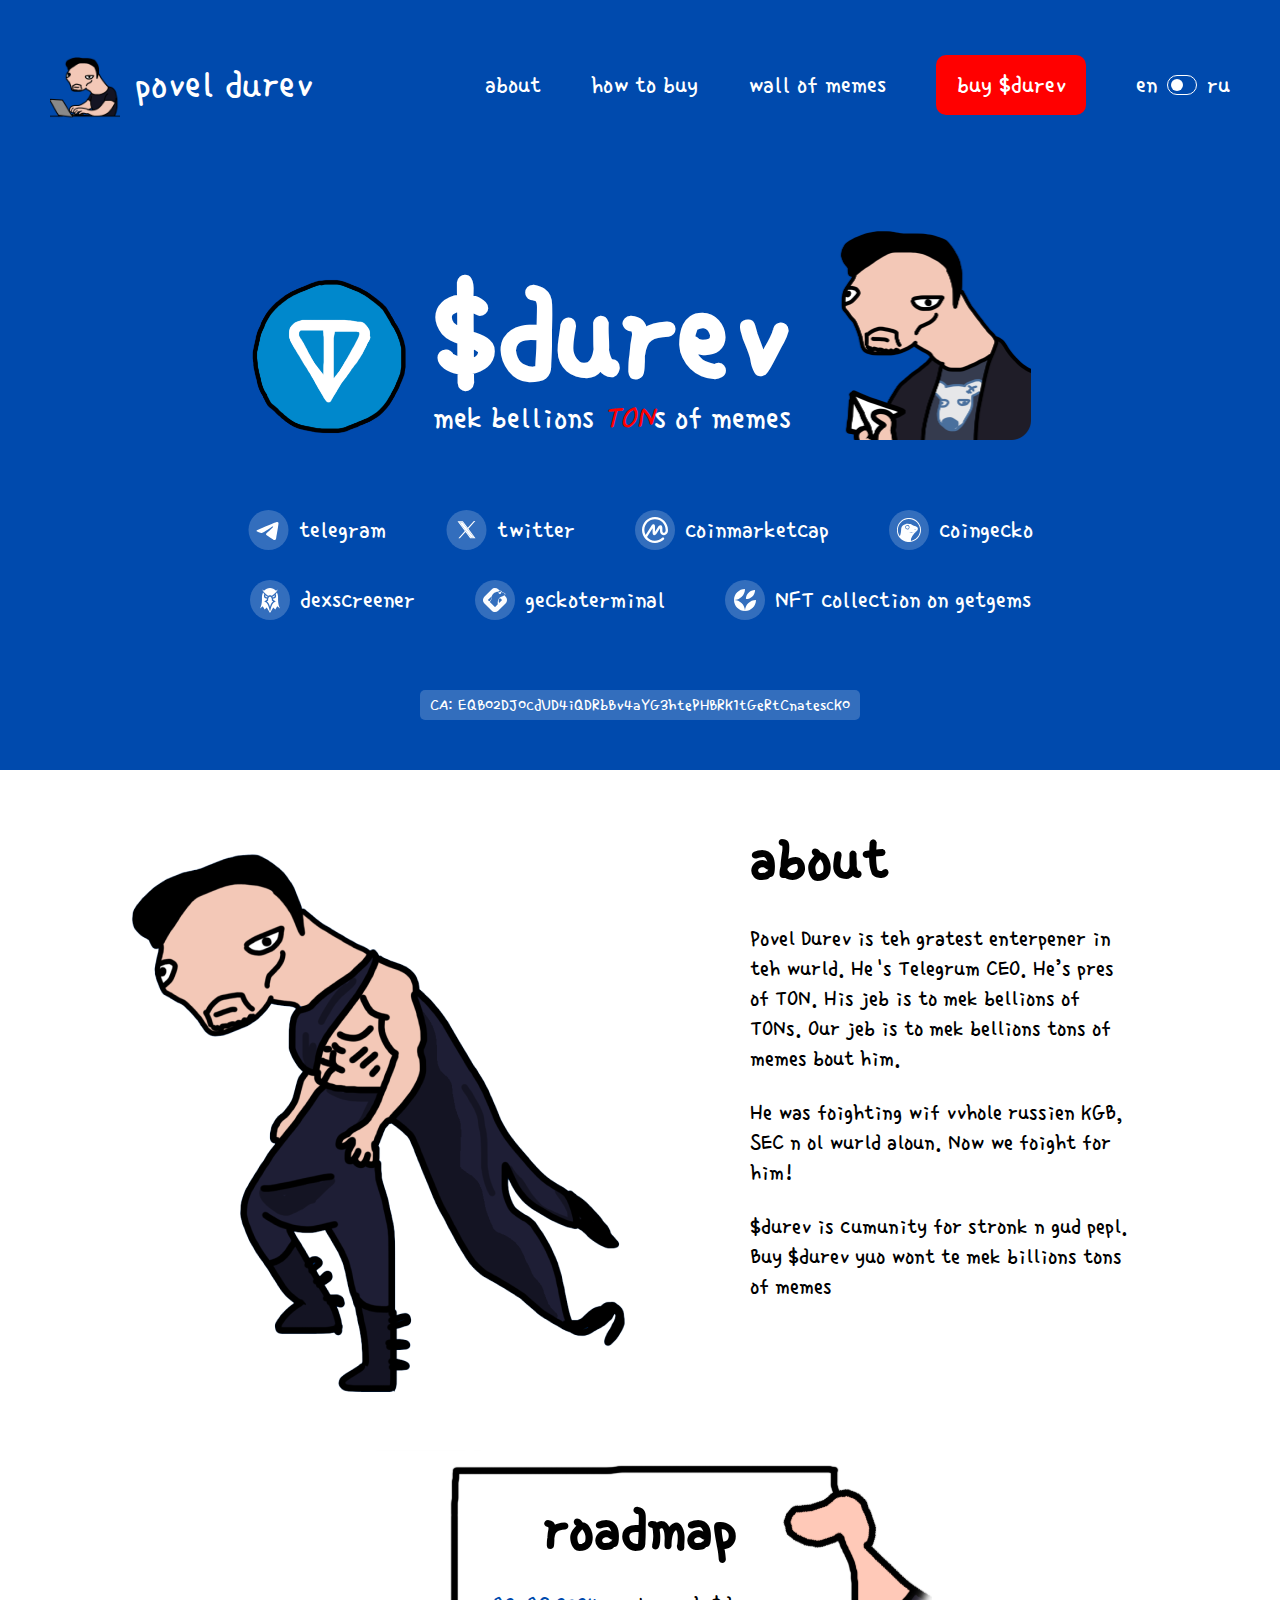
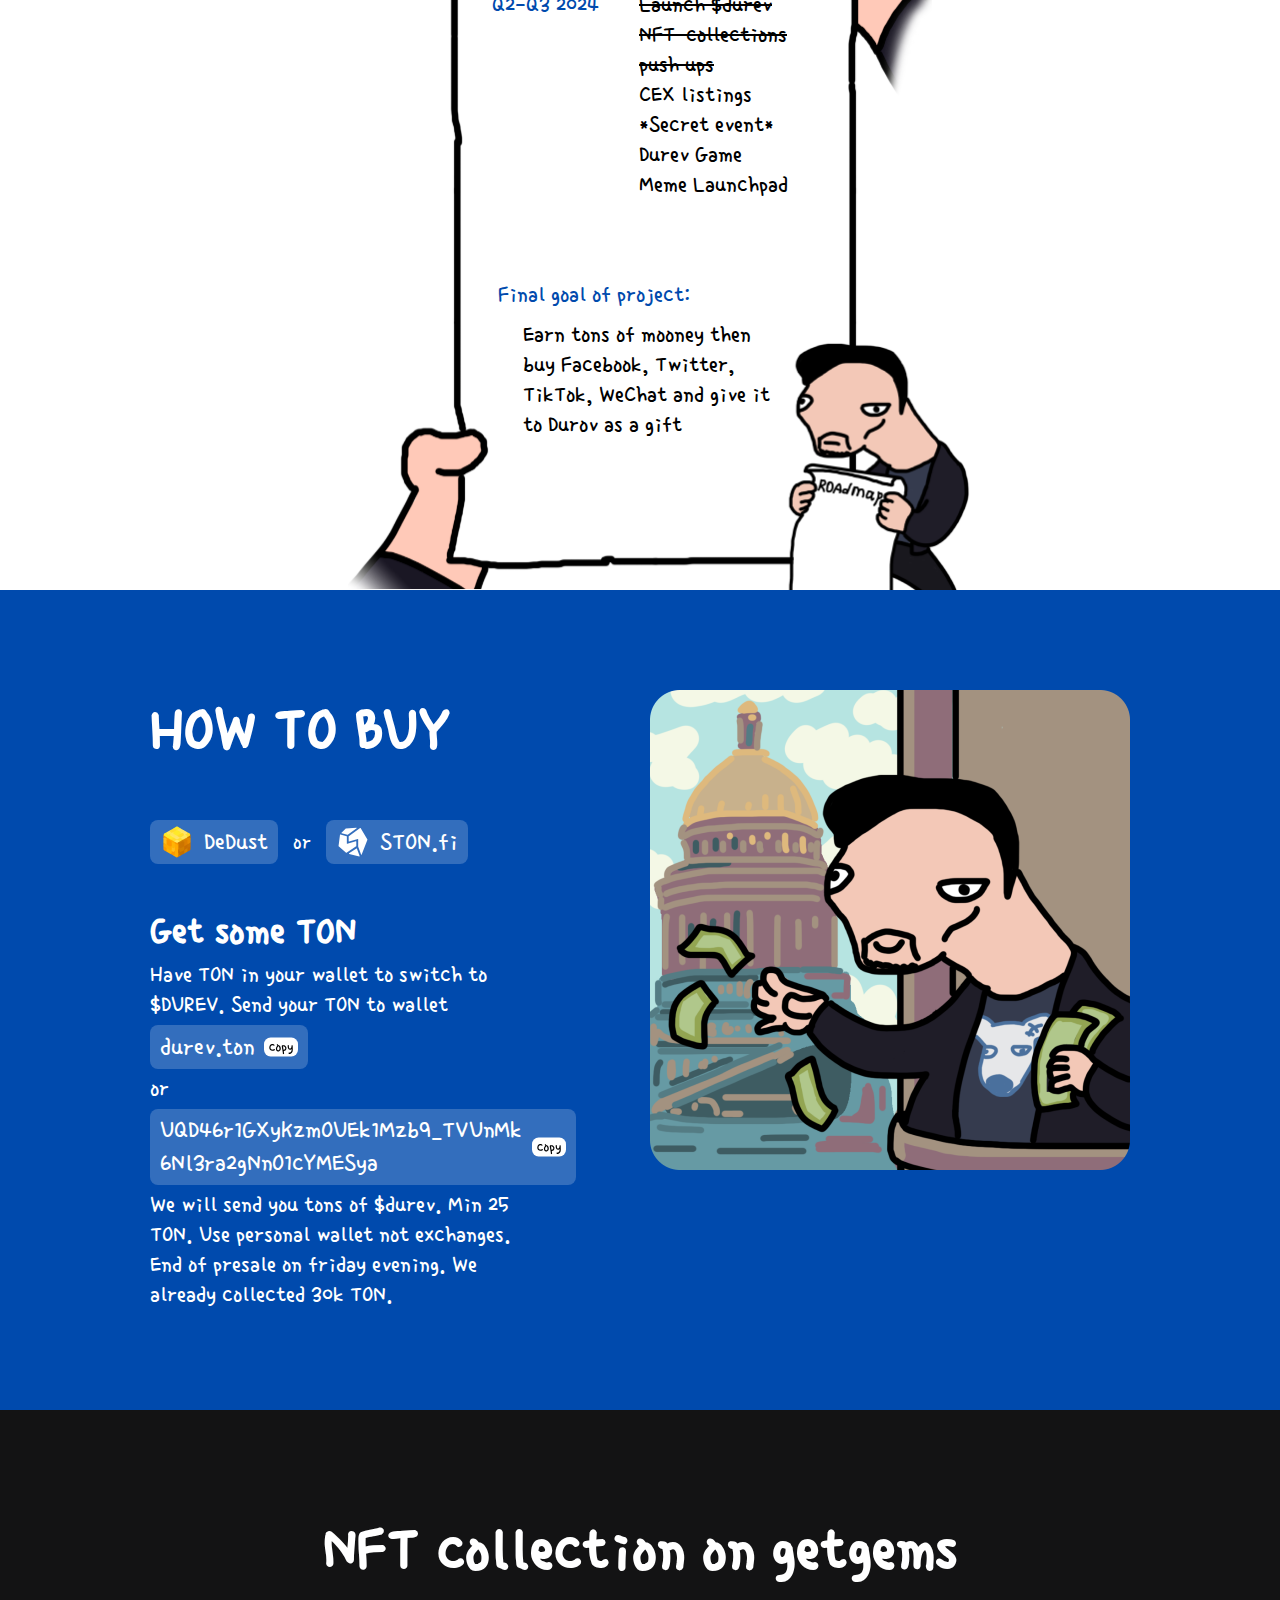
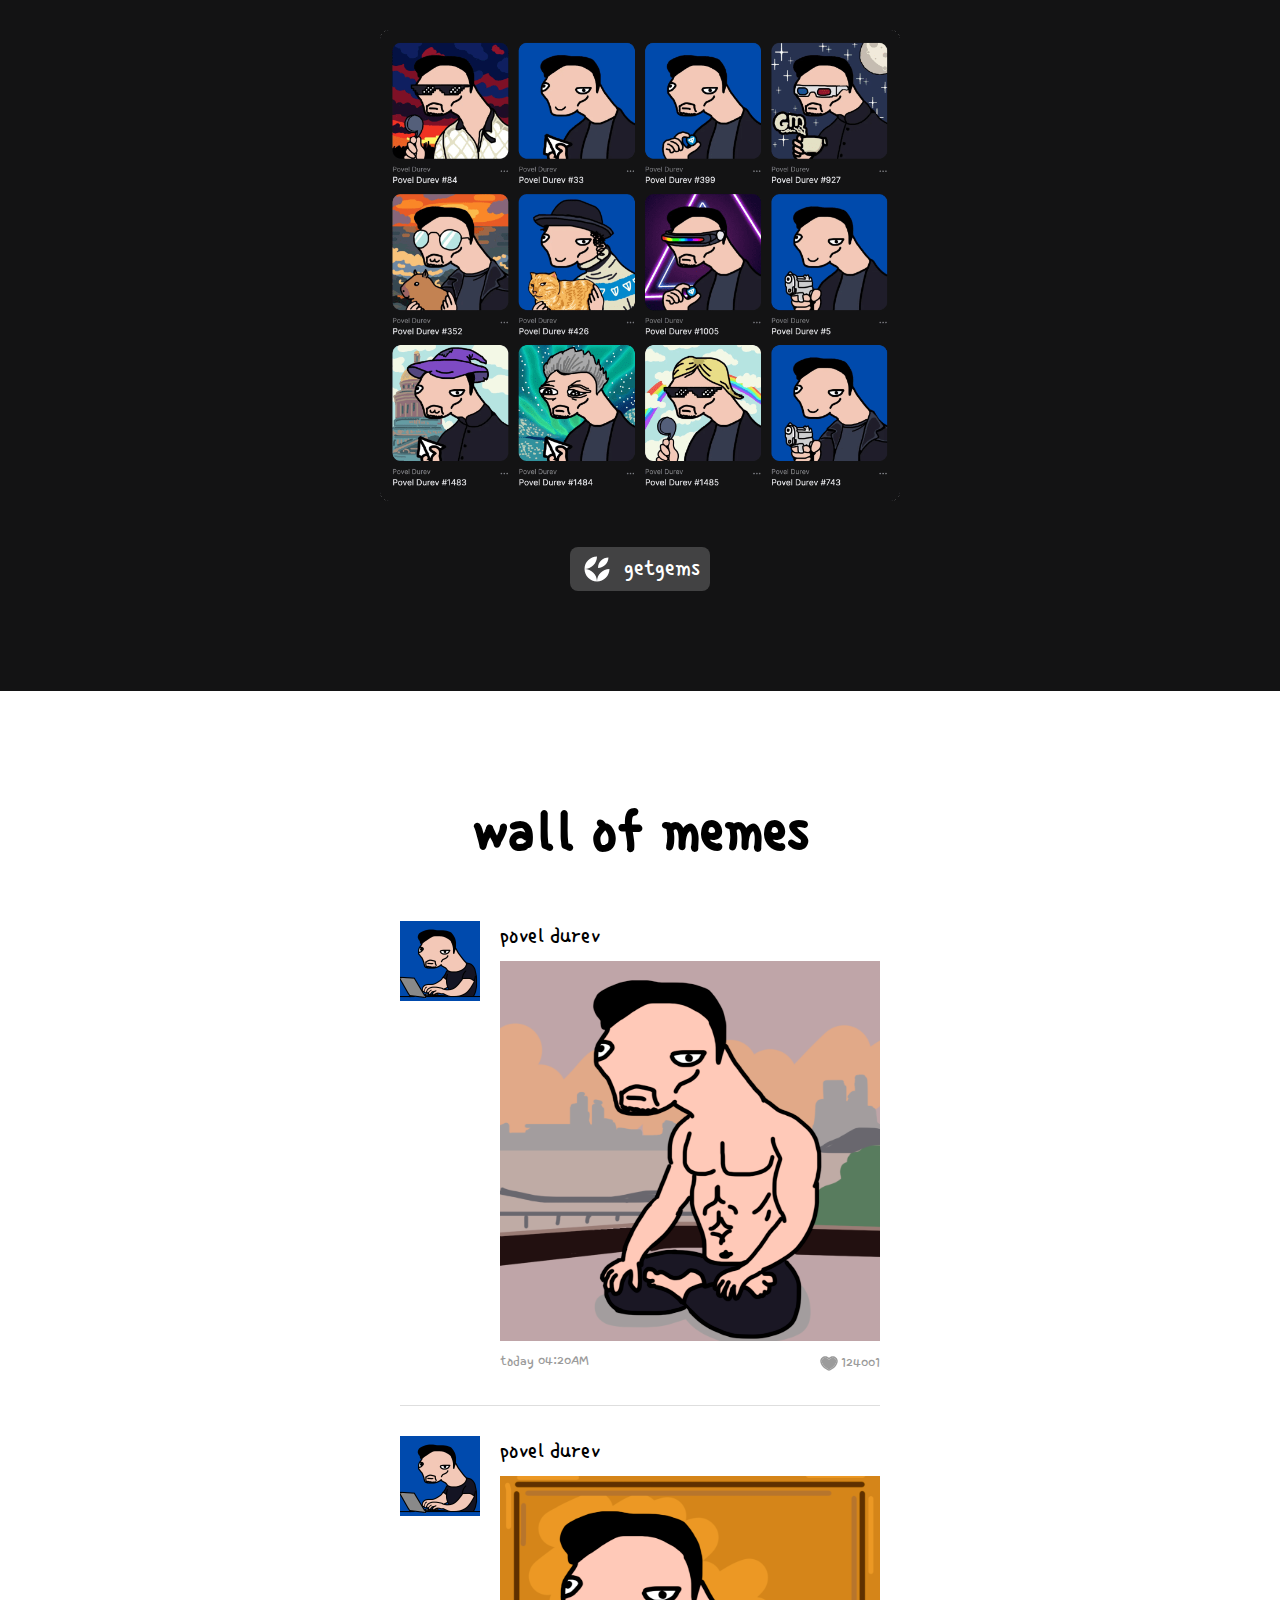
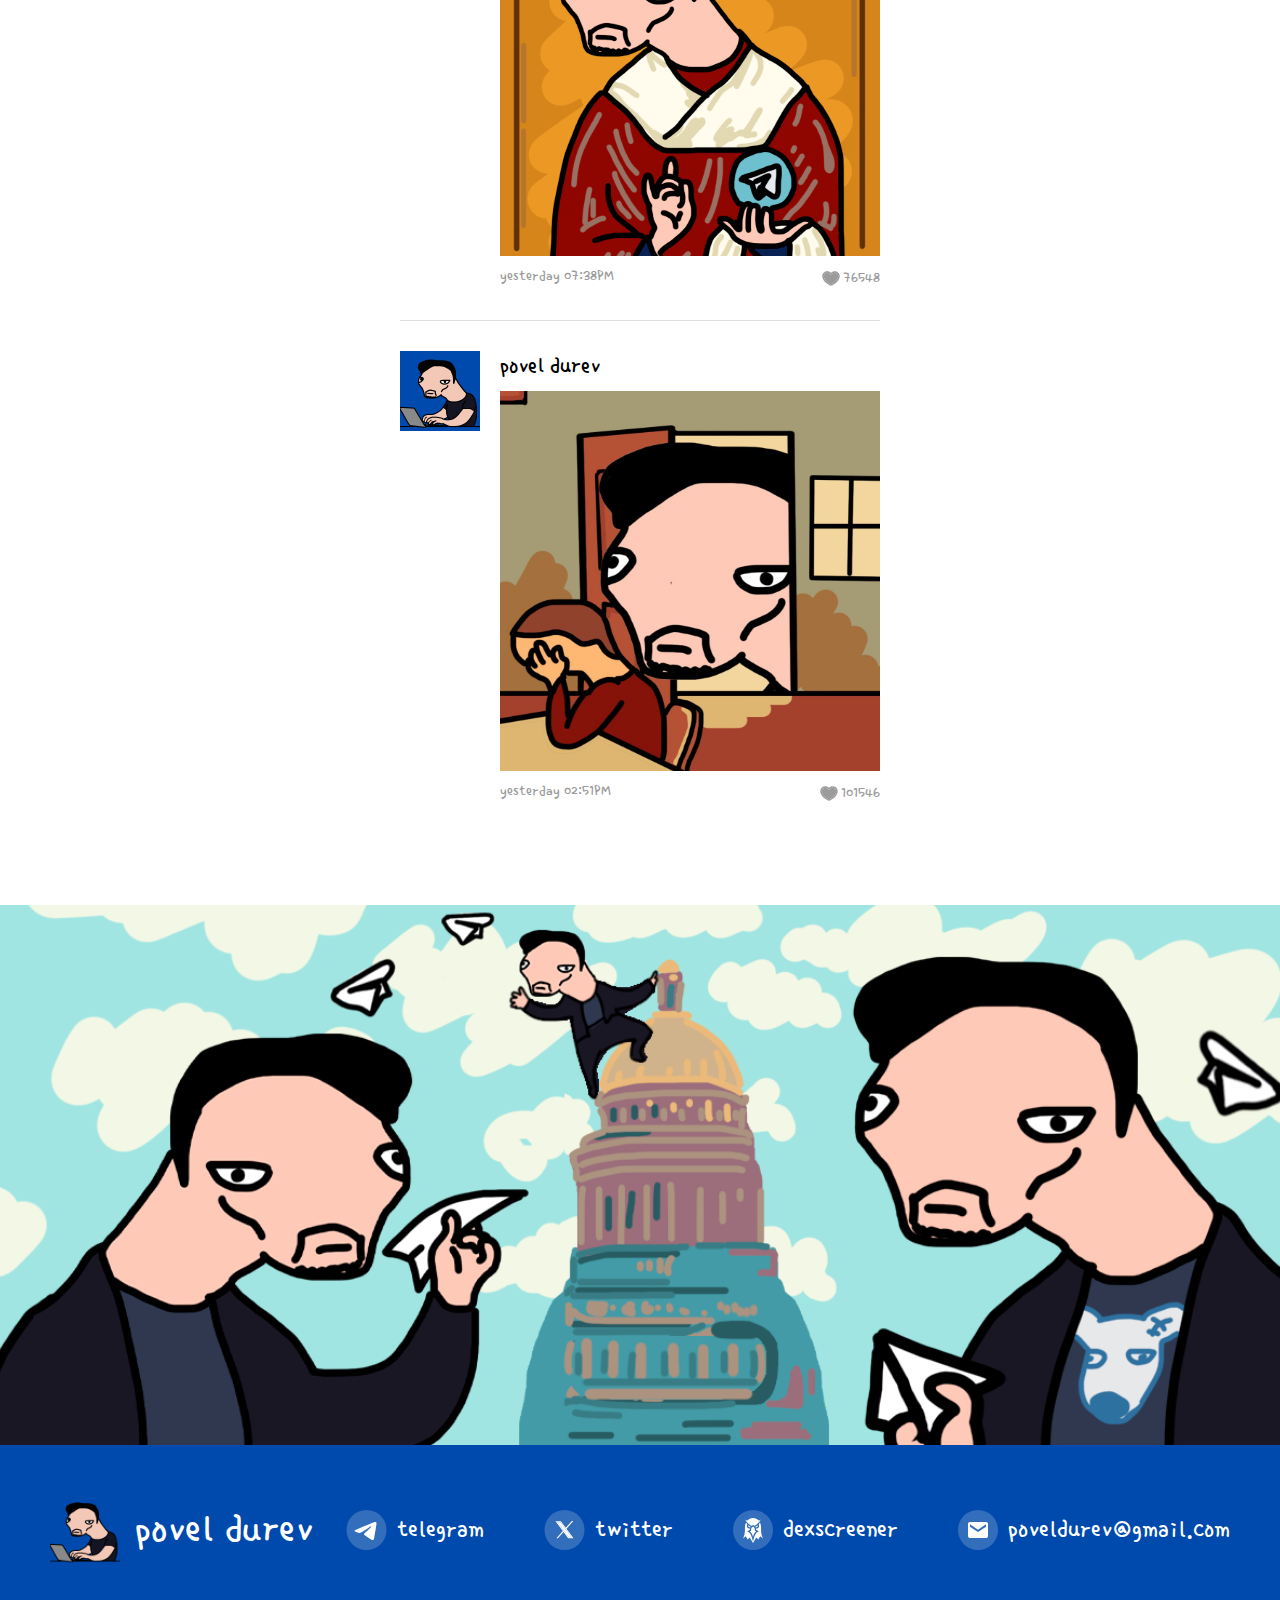
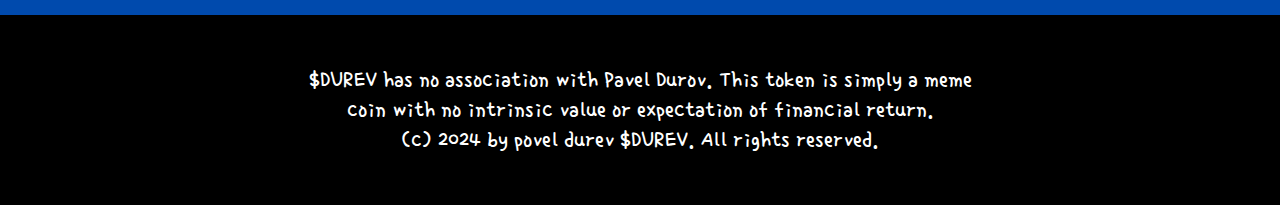
<file: povel durev/main/index.html>
<!DOCTYPE html>
<html lang="en">
<head>
    <title>Povel Durev — TON memecoin about Pavel Durov</title>
    <meta property="og:title" content="Povel Durev — TON memecoin about Pavel Durov"/>
    
    <meta name="description" content="Mek billions TONs of memes bout Povel Durev $durev">
	<meta property="og:description" content="Mek billions TONs of memes bout Povel Durev $durev"/>

	

    <meta charset="UTF-8">
	<meta name="viewport" content="width=device-width, user-scalable=no, initial-scale=1.0, maximum-scale=1.0, minimum-scale=1.0">

    <link rel="icon" href="favicon.ico">
    <link rel="stylesheet" type="text/css" href="index.css">

    <link rel="preconnect" href="https://fonts.googleapis.com">
    <link rel="preconnect" href="https://fonts.gstatic.com" crossorigin>
    <link href="https://fonts.googleapis.com/css2?family=Single+Day&display=swap" rel="stylesheet">
</head>
<body>
    <section class="hero">
        <div class="hero-wrap">
            <div class="hero-menu">
                <div class="logo">
                    <img src="images/durev-logo.png" alt="">
                    <span>povel durev</span>
                </div>
                <div class="menu-links">
                    <a href="#about">about</a>
                    <a href="#howtobuy">how to buy</a>
                    <a href="#wallofmemes">wall of memes</a>
                    <a href="#howtobuy" class="button-buy">buy $durev</a>
                    <a href="/ru/ru.html" class="menu-lang-toggle">
                        <span>en</span>
                        <img src="images/icon-lang-toggle.svg" alt="">
                        <span>ru</span>
                    </a>
                </div>
            </div>
            <div class="hero-content">
                <div class="hero-content-info">
                    <img class="hero-ton" src="images/asset-ton.png" alt="">
                    <div class="hero-content-info-wrap">
                        <h1>$durev</h1>
                        <span>mek bellions <i>TON</i>s of memes</span>
                    </div>
                </div>
                <img class="hero-pd" src="images/asset-pdpaper.png" alt="">
            </div>
            <div class="hero-soc">
                <a href="" target="_blank" class="hero-soc-item"><img src="images/icon-soc-tg.svg" alt=""> telegram</a>
                <a href="" target="_blank" class="hero-soc-item"><img src="images/icon-soc-tw.svg" alt=""> twitter</a>
                <a href="" target="_blank" class="hero-soc-item"><img src="images/icon-soc-cmc.svg" alt=""> coinmarketcap</a>
                <a href="" target="_blank" class="hero-soc-item"><img src="images/icon-soc-coingecko.svg" alt=""> coingecko</a>
                <a href="" target="_blank" class="hero-soc-item"><img src="images/icon-soc-dexscreener.svg" alt=""> dexscreener</a>
                <a href="" target="_blank" class="hero-soc-item"><img src="images/icon-soc-geckoterminal.svg" alt=""> geckoterminal</a>
                <a href="" target="_blank" class="hero-soc-item"><img src="images/icon-soc-getgems.svg" alt=""> NFT collection on getgems</a>
            </div>
            <div class="hero-ca">CA: EQB02DJ0cdUD4iQDRbBv4aYG3htePHBRK1tGeRtCnatescK0</div>
        </div>
    </section>
    <section class="about s-bg-wh" id="about">
        <div class="wrap">
            <img class="grid-adapt" src="images/asset-pdhero.png" alt="">
            <div class="about-content grid-adapt">
                <h2>about</h2>
                <p>Povel Durev is teh gratest enterpener in teh wurld. He's Telegrum CEO. He’s pres of TON. His jeb is to mek bellions of TONs. Our jeb is to mek bellions tons of memes bout him.</p>
                <p>He was foighting wif vvhole russien KGB, SEC n ol wurld aloun. Now we foight for him!</p>
                <p>$durev is cumunity for stronk n gud pepl. Buy $durev yuo wont te mek billions tons of memes</p>
            </div>
        </div>
    </section>
    <section class="roadmap s-bg-wh">
        <div class="wrap">
            <h2>roadmap</h2>
            <div class="roadmap-content">
                <div class="roadmap-content-title">Q2-Q3 2024</div>
                <div class="roadmap-content-list">
                    <ul>
                        <li class="roadmap-content-list-marked">Launch $durev</li>
                        <li class="roadmap-content-list-marked">NFT-collections</li>
                        <li class="roadmap-content-list-marked">push ups</li>
                        <li>CEX listings</li>
                        <li>*Secret event*</li>
                        <li>Durev Game</li>
                        <li>Meme Launchpad</li>
                    </ul>
                </div>
            </div>
            <div class="roadmap-goal">
                <div class="roadmap-content-title">Final goal of project:</div>
                <p>Earn tons of mooney then buy Facebook, Twitter, TikTok, WeChat and give it to Durov as a gift</p>
            </div>
            <img src="images/roadmap-durev.png" class="roadmap-durev-art" alt="">
        </div>
    </section>
    <section class="howtobuy" id="howtobuy">
        <div class="wrap">
            <div class="howtobuy-content grid-adapt">
                <h2>HOW TO BUY</h2>

                <div class="howtobuy-links">
                    <a href="#" target="_blank" class="howtobuy-links-item"><img src="images/DeDust.svg" alt="">DeDust</a>
                    or
                    <a href="https://app.ston.fi/swap?chartVisible=false&chartInterval=1w&ft=TON&tt=EQB02DJ0cdUD4iQDRbBv4aYG3htePHBRK1tGeRtCnatescK0" target="_blank" class="howtobuy-links-item"><img src="images/Stonfi.svg" alt="">STON.fi</a>
                </div>

                <h3>Get some TON</h3>
                <p>Have TON in your wallet to switch to $DUREV. Send your TON to wallet</p>

                <div class="howtobuy-links-2">
                    <a href="#" target="_blank" class="howtobuy-links-item"><span>durev.ton</span><img src="images/Copy.svg" alt=""></a>
				</div>
				<p>or</p>

                <div class="howtobuy-links-2">
                    <a href="#" target="_blank" class="howtobuy-links-item"><span>UQD46r1GXyKzmOUEk1Mzb9_TVUnMk<br/>6Nl3ra2gNnO1cYMESya</span><img src="images/Copy.svg" alt=""></a>
				</div>
                <p>We will send you tons of $durev. Min 25 TON. Use personal wallet not exchanges. End of presale on friday evening. We already collected 30k TON.</p>
            </div>
            <img class="grid-adapt" src="images/asset-pdmoney.png" alt="">
        </div>
    </section>
    <section class="getgems" id="getgems">
        <div class="wrap">
            <h2>NFT collection on getgems</h2>
            <a href="https://getgems.io/collection/EQAzlVUwnQKBSJeyyP-733Xp44tnZDg_b_dzMqZEO-z58yeC" target="_blank" class="getgems-img"><img src="images/durev-gg.png" alt="durev getgems"></a>
            <a href="https://getgems.io/collection/EQAzlVUwnQKBSJeyyP-733Xp44tnZDg_b_dzMqZEO-z58yeC" target="_blank" class="howtobuy-links-item"><img src="images/getgems-trans.svg" alt="">getgems</a>
        </div>
    </section>
    <section class="wallofmemes s-bg-wh" id="wallofmemes">
        <h2>wall of memes</h2>

        <div class="wallofmemes-posts">

            <div class="memecard">
                <img class="memecard-ava" src="images/durev-logo.png" alt="">
                <div class="memecard-content">
                    <span class="meme-card-auth">povel durev</span>
                    <img src="images/meme-1.svg" alt="">
                    <div class="memecard-content-meta">
                        <span>today 04:20AM</span>
                        <div class="memecard-content-meta-like"> <img src="images/icon-like.svg" alt="">124001</div>
                    </div>
                </div>
            </div>

            <hr>

            <div class="memecard">
                <img class="memecard-ava" src="images/durev-logo.png" alt="">
                <div class="memecard-content">
                    <span class="meme-card-auth">povel durev</span>
                    <img src="images/meme-2.svg" alt="">
                    <div class="memecard-content-meta">
                        <span>yesterday 07:38PM</span>
                        <div class="memecard-content-meta-like"> <img src="images/icon-like.svg" alt="">76548</div>
                    </div>
                </div>
            </div>

            <hr>

            <div class="memecard">
                <img class="memecard-ava" src="images/durev-logo.png" alt="">
                <div class="memecard-content">
                    <span class="meme-card-auth">povel durev</span>
                    <img src="images/meme-3.svg" alt="">
                    <div class="memecard-content-meta">
                        <span>yesterday 02:51PM</span>
                        <div class="memecard-content-meta-like"> <img src="images/icon-like.svg" alt="">101546</div>
                    </div>
                </div>
            </div>

            
        </div>
    </section>
    <section class="collage"></section>
    <section class="prefooter">
        <div class="prefooter-wrap">
            <div class="logo">
                <img src="images/durev-logo.png" alt="">
                <span>povel durev</span>
            </div>
            <div class="hero-soc">
                <a href="https://t.me/poveldurev" target="_blank" class="hero-soc-item"><img src="images/icon-soc-tg.svg" alt=""> telegram</a>
                <a href="https://x.com/poveldurev" target="_blank" class="hero-soc-item"><img src="images/icon-soc-tw.svg" alt=""> twitter</a>
                <a href="https://dexscreener.com/ton/EQCCsJOGdUdSGq0ambJFgSptdHfDPkaQlKlLIKTqtazhhcps" target="_blank" class="hero-soc-item"><img src="images/icon-soc-dexscreener.svg" alt=""> dexscreener</a>
                <a href="mailto:poveldurev@gmail.com" target="_blank" class="hero-soc-item"><img src="images/icon-soc-email.svg" alt=""> poveldurev@gmail.com</a>
            </div>
        </div>
    </section>
    <section class="footer">
        <div class="footer-wrap">
            $DUREV has no association with Pavel Durov. This token is simply a meme coin with no intrinsic value or expectation of financial return.
            <br>
            (c) 2024 by povel durev  $DUREV. All rights reserved.
        </div>
    </section>


    <script>
        // Получаем все кнопки и добавляем каждому обработчик события при клике
        var copyButtons = document.querySelectorAll(".copyButton");
        copyButtons.forEach(function(button) {
          button.addEventListener("click", function() {
            // Находим ближайший input перед кнопкой
            var inputToCopy = button.previousElementSibling;
    
            // Если найден input, копируем его значение в буфер обмена
            if (inputToCopy && inputToCopy.tagName === "INPUT") {
              inputToCopy.select();
              document.execCommand("copy");
              alert("address copied");
            }
          });
        });
      </script>
</body>
</html>
</file>
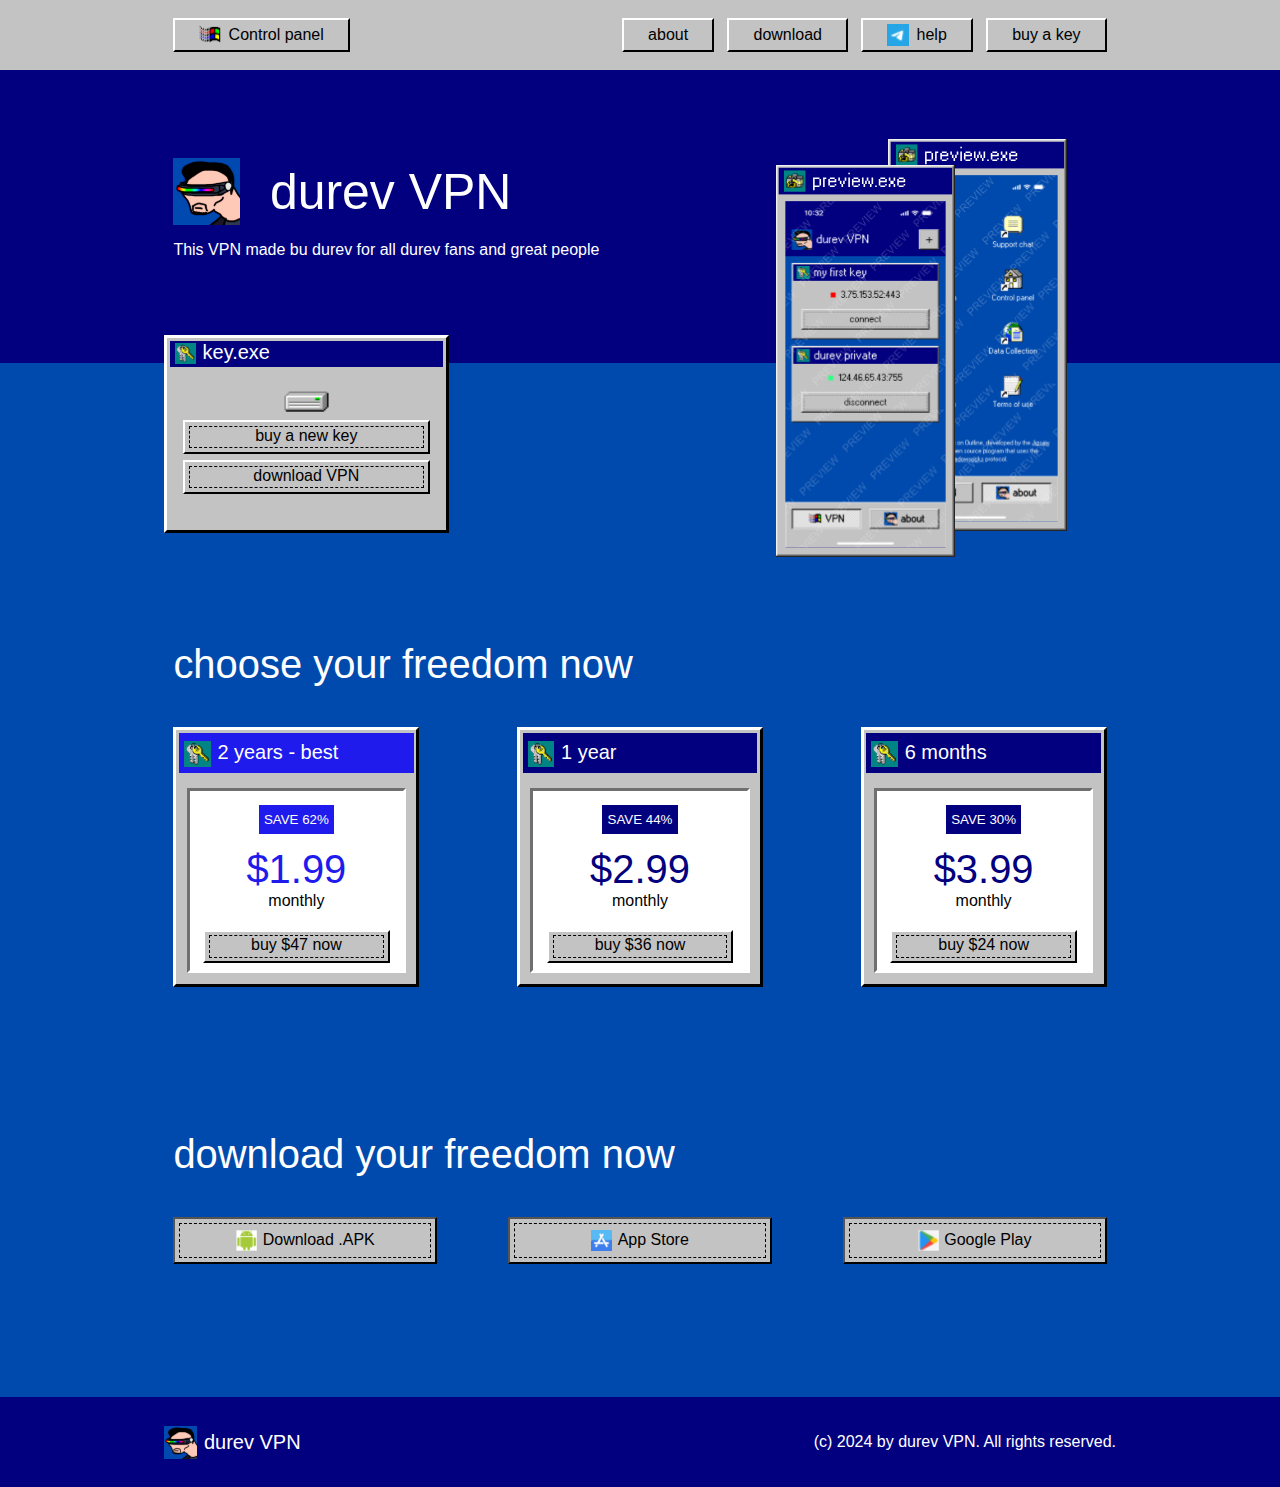
<file: povel durev/vpn/index.html>
<!DOCTYPE html>
<html lang="en">
<head>
    <meta charset="UTF-8">
    <meta name="viewport" content="width=device-width, initial-scale=1.0">
    <title>Document</title>
    <link rel="stylesheet" href="style.css">
    <link href="https://fonts.cdnfonts.com/css/w95fa" rel="stylesheet">
</head>

<div class="content">
<header>
    <div class="container">
        <div class="header_content">
            <div class="control_panel">
                <button class="nav_menu_but_img">
                    <img src="./images/microsoft.svg" alt="text">
                    <a href="./index.html"><span>Control panel</span></a>
                </button>
            </div>
        </div>    
        <div class="header_content">
            <div class="nav_menu">
                <button class="nav_menu_but_img">
                    <span>about</span>
                </button>
                <button class="nav_menu_but_img">
                    <a href="./view.html"><span>download</span></a>
                </button>
                <button class="nav_menu_but_img">
                    <img src="./images/telegramm.svg" alt="text">
                    <span>help</span>
                </button>
                <button class="nav_menu_but_img">
                    <a href="./buy.html"><span>buy a key</span></a>
                </button>
            </div>
            <div class="humb">
                <button class="nav_menu_but_humb">
                    <span>menu</span>
                </button>

                <div class="nav_menu_hamb">
                    <button class="nav_menu_but_img">
                        <span>about</span>
                    </button>
                    <button class="nav_menu_but_img">
                        <a href="./view.html"><span>download</span></a>
                    </button>
                    <button class="nav_menu_but_img">
                        <img src="./images/telegramm.svg" alt="text">
                        <span>help</span>
                    </button>
                    <button class="nav_menu_but_img">
                        <a href="./buy.html"><span>buy a key</span></a>
                    </button>
                </div>

            </div>
            

        </div>
    </div>
    
</header>
<body>
    
    <div class="main_promo">
        <div class="container_promo">
    
            <div class="promo_durev">
                <div class="content_vpn">
                    <div class="title_logo">
                        <img src="./images/durev_logo.svg" alt="">
                        <p>durev VPN</p>
                    </div>
                    <div class="descr">
                        <p>This VPN made bu durev for all durev fans and great people</p>
                    </div>
                </div>
                
            </div>
            
            <div class="screens">
                <div class="preview1">
                    <img src="./images/preview-01.svg" alt="">
                </div>
                <div class="preview2">
                    <img src="./images/preview-02.svg" alt="">
                </div>
            </div>

        
        </div>
    </div>

    <div class="main_promo2">
        <div class="key_exe">
            <div class="header_key">
                <div class="title_key">
                    <img src="./images/key_logo.svg" alt="">
                    <p>key.exe</p>
                </div>
            </div>

            <div class="body_key">
                <div class="logo_key">
                    <img src="./images/key_body.svg" alt="">
                </div>

                <div class="button_key">
                    <button class="buy_but">
                        <div class="descr_but">
                            buy a new key
                        </div>
                        
                    </button>
                    <button class="download_but">

                        <div class="descr_but">
                            download VPN
                        </div>
                        
                    </button>
                </div>
            </div>
        </div>
    </div>

    <div class="main_promo3">
        <div class="container">
            <div class="choose">
                <div class="desr_choose">
                    <p>choose your freedom now</p>
                </div>

                <div class="cards">
                    <div class="card1">
                        <div class="header_card1">
                            <div class="title_card">
                                <img src="./images/key_logo.svg" alt="">
                                <p>2 years - best</p>
                            </div>
                        </div>
                        <div class="body_card">
                            <div class="white_body_card">
                                <div class="save">
                                    SAVE 62%
                                </div>
                                <div class="sum">
                                    $1.99
                                </div>
                                <div class="descr_save">
                                    monthly
                                </div>
                                <div class="button_card">
                                    <button class="buy_but_card">
                                        <div class="descr_but_card">
                                            buy $47 now
                                        </div>
                                    </button>
                                </div>
                            </div>
                        </div>

                    </div>
                    <div class="card1">
                        <div class="header_card2">
                            <div class="title_card">
                                <img src="./images/key_logo.svg" alt="">
                                <p>1 year</p>
                            </div>
                        </div>
                        <div class="body_card">
                            <div class="white_body_card">
                                <div class="save2">
                                    SAVE 44%
                                </div>
                                <div class="sum2">
                                    $2.99
                                </div>
                                <div class="descr_save">
                                    monthly
                                </div>
                                <div class="button_card">
                                    <button class="buy_but_card">
                                        <div class="descr_but_card">
                                            buy $36 now
                                        </div>
                                    </button>
                                </div>
                            </div>
                        </div>

                    </div>
                    <div class="card1">
                        <div class="header_card2">
                            <div class="title_card">
                                <img src="./images/key_logo.svg" alt="">
                                <p>6 months</p>
                            </div>
                        </div>
                        <div class="body_card">
                            <div class="white_body_card">
                                <div class="save2">
                                    SAVE 30%
                                </div>
                                <div class="sum2">
                                    $3.99
                                </div>
                                <div class="descr_save">
                                    monthly
                                </div>
                                <div class="button_card">
                                    <button class="buy_but_card">
                                        <div class="descr_but_card">
                                            buy $24 now
                                        </div>
                                    </button>
                                </div>
                            </div>
                        </div>

                    </div>
                </div>
            </div>
        </div>

        <div class="container">
            
            <div class="freedom">
                <div class="desr_choose">
                    <p>download your freedom now</p>
                </div>
                <div class="footer_buttons">
                    <button class="but_footer">
                        
                        <div class="descr_but_footer">
                            <img src="./images/andr_apk.svg" alt="">
                            Download .APK
                        </div>
                    </button>
                    <button class="but_footer">
                        
                        <div class="descr_but_footer">
                            <img src="./images/app_store.svg" alt="">
                            App Store
                        </div>
                    </button>
                    <button class="but_footer">
                        
                        <div class="descr_but_footer">
                            <img src="./images/google_play.svg" alt="">
                            Google Play
                        </div>
                    </button>
                </div>

            </div>
        </div>

    </div>

    

    
</body>
<div class="footer">
   
        
        <div class="footer_title">
            <img src="./images/durev.svg" alt="">
            durev VPN
        </div>

        <div class="footer_descr">
            <p>(c) 2024 by durev VPN. All rights reserved.</p>
        </div>
        
    
</div>

</div>
</html>
</file>
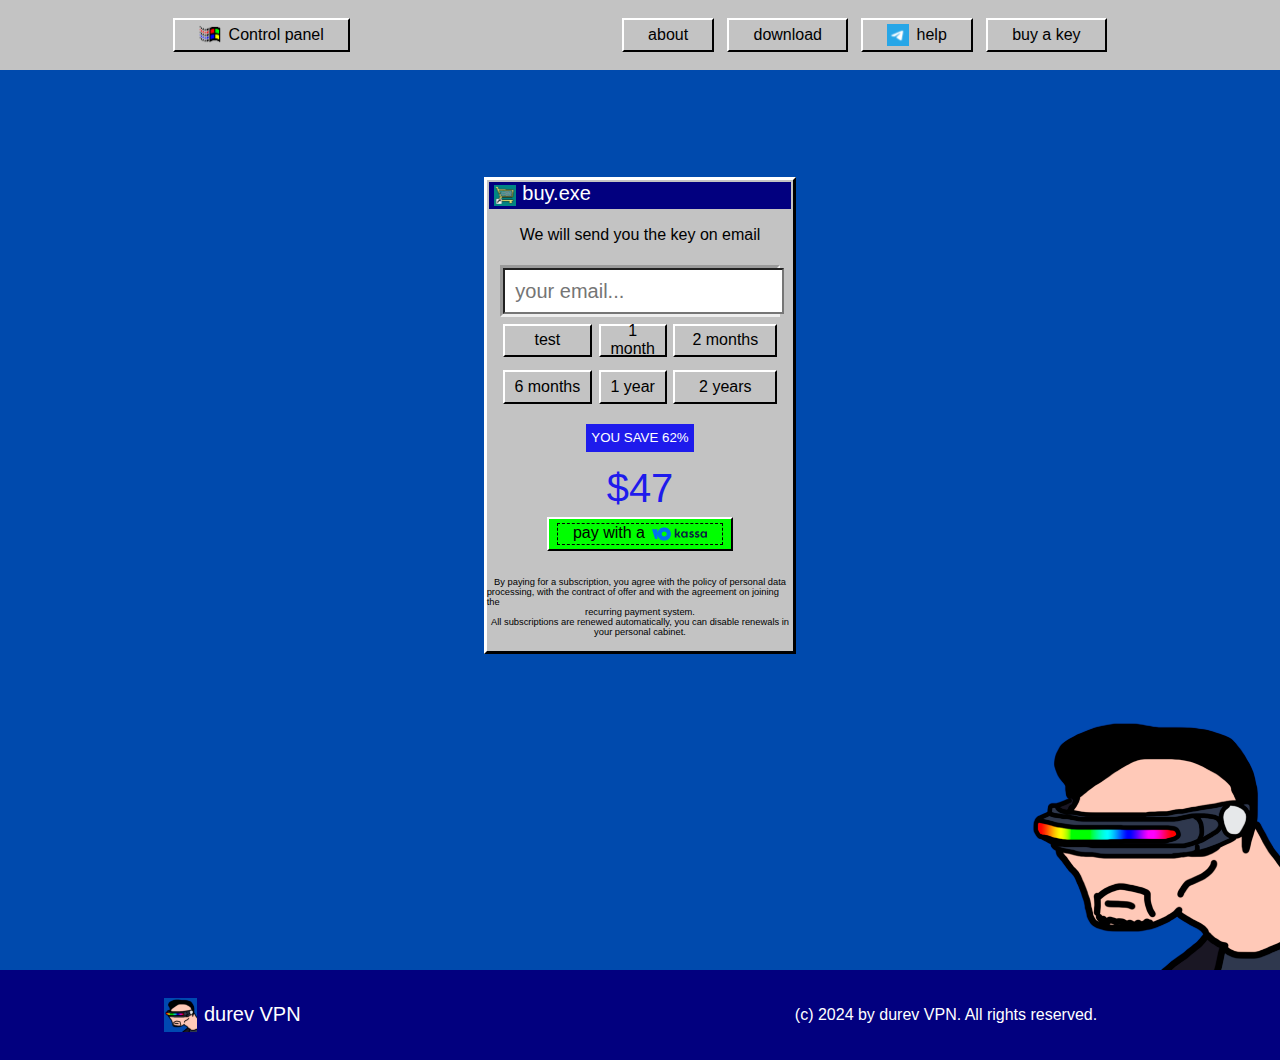
<file: povel durev/vpn/buy.html>
<!DOCTYPE html>
<html lang="en">
<head>
    <meta charset="UTF-8">
    <meta name="viewport" content="width=device-width, initial-scale=1.0">
    <title>Document</title>
    <link rel="stylesheet" href="style.css">
    <link href="https://fonts.cdnfonts.com/css/w95fa" rel="stylesheet">
</head>

<div class="content">

    <header>
        <div class="container">
            <div class="header_content">
                <div class="control_panel">
                    <button class="nav_menu_but_img">
                        <img src="./images/microsoft.svg" alt="text">
                        <a href="./index.html"><span>Control panel</span></a>
                    </button>
                </div>
            </div>    
            <div class="header_content">
                <div class="nav_menu">
                    <button class="nav_menu_but_img">
                        <span>about</span>
                    </button>
                    <button class="nav_menu_but_img">
                        <a href="./view.html"><span>download</span></a>
                    </button>
                    <button class="nav_menu_but_img">
                        <img src="./images/telegramm.svg" alt="text">
                        <span>help</span>
                    </button>
                    <button class="nav_menu_but_img">
                        <a href="./buy.html"><span>buy a key</span></a>
                    </button>
                </div>
                <div class="humb">
                    <button class="nav_menu_but_humb">
                        <span>menu</span>
                    </button>
    
    
                    <div class="nav_menu_hamb">
                        <button class="nav_menu_but_img">
                            <span>about</span>
                        </button>
                        <button class="nav_menu_but_img">
                            <a href="./view.html"><span>download</span></a>
                        </button>
                        <button class="nav_menu_but_img">
                            <img src="./images/telegramm.svg" alt="text">
                            <span>help</span>
                        </button>
                        <button class="nav_menu_but_img">
                            <a href="./buy.html"><span>buy a key</span></a>
                        </button>
                    </div>
    
                </div>
                
    
            </div>
        </div>
        
    </header>

    <body>
       
        <div class="buy_promo">
       
            <div class="buy_exe">
                <div class="header_buy">
                    <div class="title_buy1">
                        <img src="./images/buy_logo.svg" alt="">
                        <p>buy.exe</p>
                    </div>
                </div>

                <div class="body_buy">
                    <div class="descr_but_buy_header">
                        We will send you the key on email
                    </div>

                    <div class="input_email">
                        <input type="text" placeholder="your email...">
                    </div>

                    <div class="years_buttons">

                        <div class="button_buy1">
                            <button class="buy_but_card">
                                <div class="descr_but_buy">
                                    test
                                </div>
                            </button>
                        </div>
                        <div class="button_buy2">
                            <button class="buy_but_card">
                                <div class="descr_but_buy">1 month</div>
                            </button>
                        </div>

                        <div class="button_buy3">
                            <button class="buy_but_card">
                                <div class="descr_but_buy">2 months</div>
                            </button>
                        </div>
                    </div>

                    <div class="years_buttons">

                        <div class="button_buy1">
                            <button class="buy_but_card">
                                <div class="descr_but_buy">6 months</div>
                            </button>
                        </div>
                        <div class="button_buy2">
                            <button class="buy_but_card">
                                <div class="descr_but_buy">1 year</div>
                            </button>
                        </div>

                        <div class="button_buy3">
                            <button class="buy_but_card">
                                <div class="descr_but_buy">2 years</div>
                            </button>
                        </div>
                    </div>

                    <div class="save">
                         YOU SAVE 62%
                    </div>
                    <div class="sum">
                        $47
                    </div>

                    <div class="button_card_green">
                        <button class="buy_but_card">
                            <div class="descr_but_card">
                                <span>pay with a</span>
                                <img src="./images/kassa.svg" alt="">
                            </div>
                        </button>
                    </div>

                    <div class="buy_footer_descr">
                        <p>By paying for a subscription, you agree with the policy of personal data </p>
                        <p>processing, with the contract of offer and with the agreement on joining the</p> 
                        <p>recurring payment system.</p>

                        <p>All subscriptions are renewed automatically, you can disable renewals in</p>
                        <p>your personal cabinet.</p>
                    </div>
                </div>
            </div>

            <div class="main_logo">
                <img src="./images/durev_logo.svg" alt="">
            </div>
            
        

        
        </div>
        

    </body>

    
    <div class="footer">
        <div class="container">
            
            <div class="footer_title">
                <img src="./images/durev.svg" alt="">
                durev VPN
            </div>

            <div class="footer_descr">
                <p>(c) 2024 by durev VPN. All rights reserved.</p>
            </div>
            
        </div>
    </div>
</div>
</html>
</file>
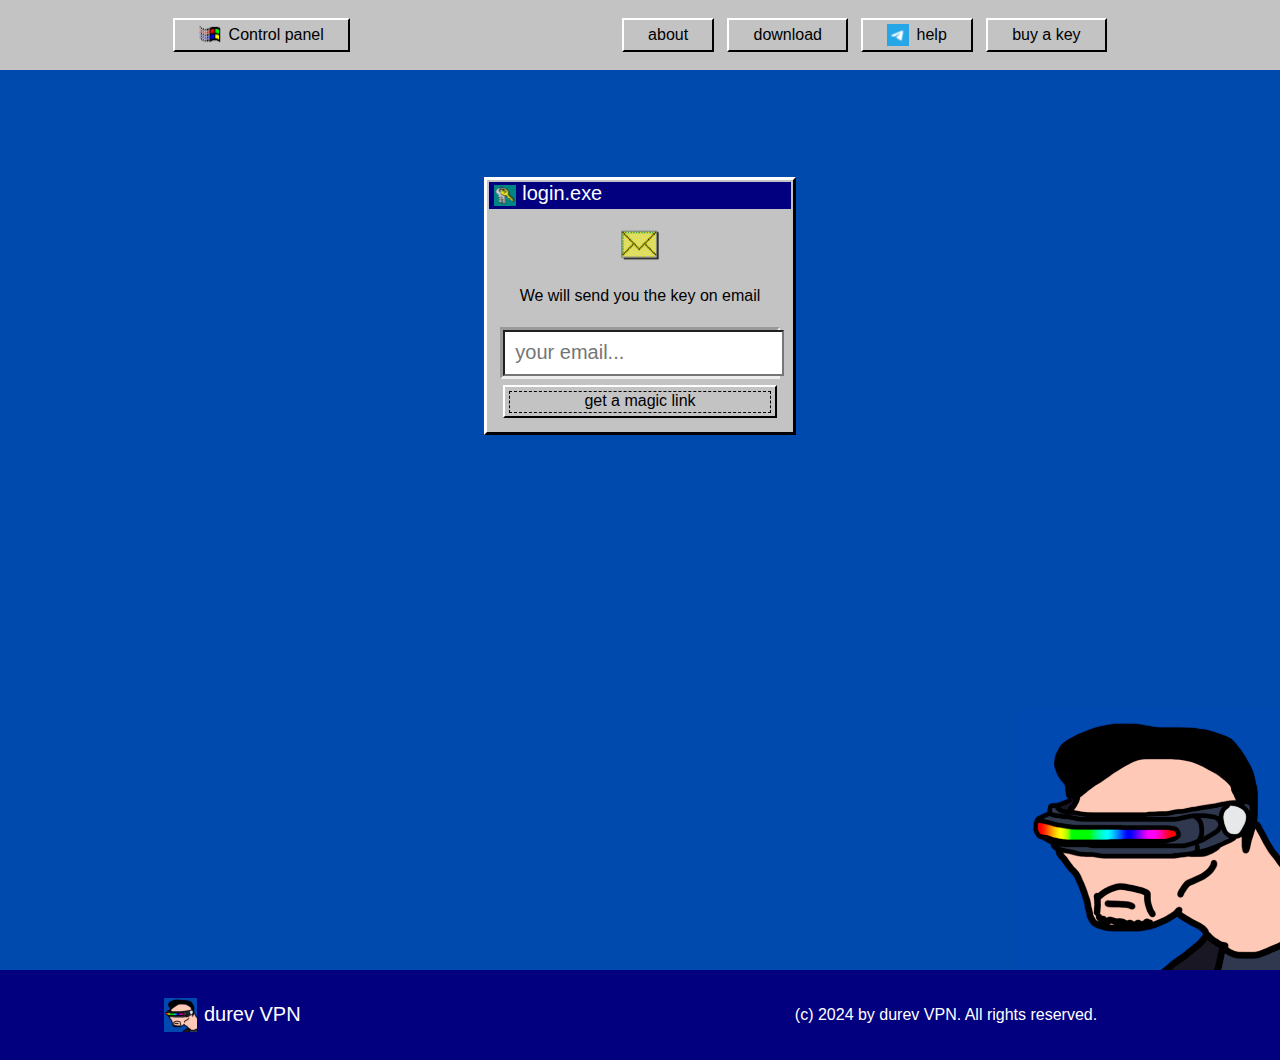
<file: povel durev/vpn/contol.html>
<!DOCTYPE html>
<html lang="en">
<head>
    <meta charset="UTF-8">
    <meta name="viewport" content="width=device-width, initial-scale=1.0">
    <title>Document</title>
    <link rel="stylesheet" href="style.css">
    <link href="https://fonts.cdnfonts.com/css/w95fa" rel="stylesheet">
</head>

<div class="content">

    <header>
        <div class="container">
            <div class="header_content">
                <div class="control_panel">
                    <button class="nav_menu_but_img">
                        <img src="./images/microsoft.svg" alt="text">
                        <a href="./index.html"><span>Control panel</span></a>
                    </button>
                </div>
            </div>    
            <div class="header_content">
                <div class="nav_menu">
                    <button class="nav_menu_but_img">
                        <span>about</span>
                    </button>
                    <button class="nav_menu_but_img">
                        <a href="./view.html"><span>download</span></a>
                    </button>
                    <button class="nav_menu_but_img">
                        <img src="./images/telegramm.svg" alt="text">
                        <span>help</span>
                    </button>
                    <button class="nav_menu_but_img">
                        <a href="./buy.html"><span>buy a key</span></a>
                    </button>
                </div>
                <div class="humb">
                    <button class="nav_menu_but_humb">
                        <span>menu</span>
                    </button>
    
    
                    <div class="nav_menu_hamb">
                        <button class="nav_menu_but_img">
                            <span>about</span>
                        </button>
                        <button class="nav_menu_but_img">
                            <a href="./view.html"><span>download</span></a>
                        </button>
                        <button class="nav_menu_but_img">
                            <img src="./images/telegramm.svg" alt="text">
                            <span>help</span>
                        </button>
                        <button class="nav_menu_but_img">
                            <a href="./buy.html"><span>buy a key</span></a>
                        </button>
                    </div>
    
                </div>
                
    
            </div>
        </div>
        
    </header>

    <body>
        <div class="buy_promo">
       
            <div class="buy_exe">
                <div class="header_key">
                    <div class="title_key">
                        <img src="./images/key_logo.svg" alt="">
                        <p>login.exe</p>
                    </div>
                </div>
    
                <div class="body_control">
                    <div class="logo_key">
                        <img src="./images/Mail.svg" alt="">
                    </div>
                    <div class="descr_but_buy_header">
                        We will send you the key on email
                    </div>

                    
                    <div class="input_email">
                        <input type="text" placeholder="your email...">
                    </div>
    
                    <div class="button_login">
                        <button class="buy_but">
                            <div class="descr_but">
                                get a magic link
                            </div>
                            
                        </button>
                        
                            
                        
                    </div>
                </div>
            </div>

            <div class="main_logo">
                <img src="./images/durev_logo.svg" alt="">
            </div>
            
        

        </div>

    </body>

    
    <div class="footer">
        <div class="container">
            
            <div class="footer_title">
                <img src="./images/durev.svg" alt="">
                durev VPN
            </div>

            <div class="footer_descr">
                <p>(c) 2024 by durev VPN. All rights reserved.</p>
            </div>
            
        </div>
    </div>
</div>
</html>
</file>
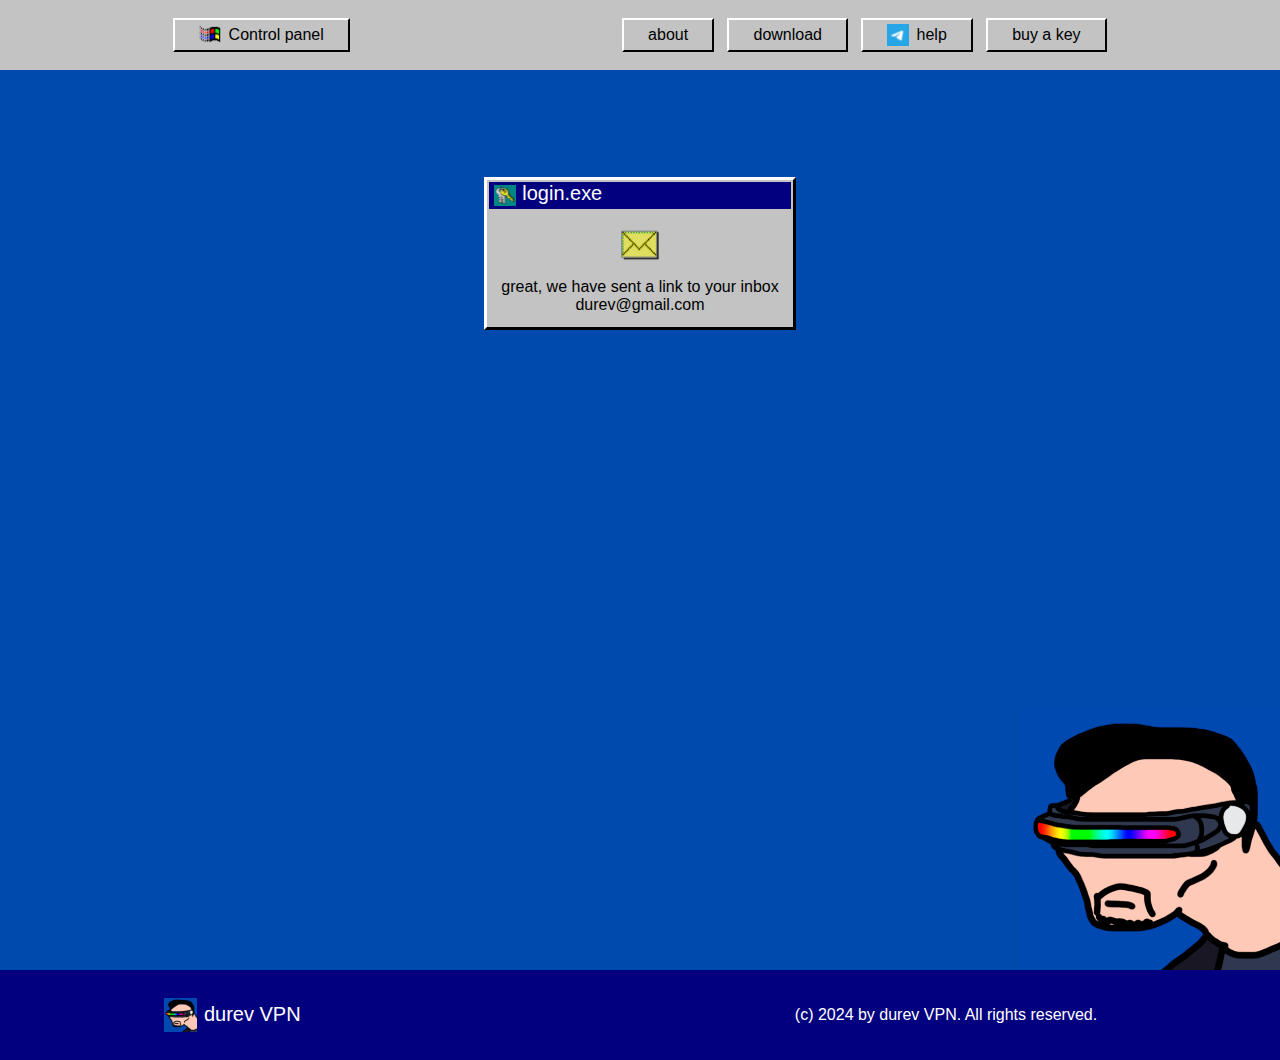
<file: povel durev/vpn/contol_authState.html>
<!DOCTYPE html>
<html lang="en">
<head>
    <meta charset="UTF-8">
    <meta name="viewport" content="width=device-width, initial-scale=1.0">
    <title>Document</title>
    <link rel="stylesheet" href="style.css">
    <link href="https://fonts.cdnfonts.com/css/w95fa" rel="stylesheet">
</head>

<div class="content">

    <header>
        <div class="container">
            <div class="header_content">
                <div class="control_panel">
                    <button class="nav_menu_but_img">
                        <img src="./images/microsoft.svg" alt="text">
                        <a href="./index.html"><span>Control panel</span></a>
                    </button>
                </div>
            </div>    
            <div class="header_content">
                <div class="nav_menu">
                    <button class="nav_menu_but_img">
                        <span>about</span>
                    </button>
                    <button class="nav_menu_but_img">
                        <a href="./view.html"><span>download</span></a>
                    </button>
                    <button class="nav_menu_but_img">
                        <img src="./images/telegramm.svg" alt="text">
                        <span>help</span>
                    </button>
                    <button class="nav_menu_but_img">
                        <a href="./buy.html"><span>buy a key</span></a>
                    </button>
                </div>
                <div class="humb">
                    <button class="nav_menu_but_humb">
                        <span>menu</span>
                    </button>
    
    
                    <div class="nav_menu_hamb">
                        <button class="nav_menu_but_img">
                            <span>about</span>
                        </button>
                        <button class="nav_menu_but_img">
                            <a href="./view.html"><span>download</span></a>
                        </button>
                        <button class="nav_menu_but_img">
                            <img src="./images/telegramm.svg" alt="text">
                            <span>help</span>
                        </button>
                        <button class="nav_menu_but_img">
                            <a href="./buy.html"><span>buy a key</span></a>
                        </button>
                    </div>
    
                </div>
                
    
            </div>
        </div>
        
    </header>

    <body>
        <div class="buy_promo">
       
            <div class="buy_exe">
                <div class="header_key">
                    <div class="title_key">
                        <img src="./images/key_logo.svg" alt="">
                        <p>login.exe</p>
                    </div>
                </div>
    
                <div class="body_control">
                    <div class="logo_key">
                        <img src="./images/Mail.svg" alt="">
                    </div>
                    <div class="descr_but_buy_header">
                        <p>great, we have sent a link to your inbox</p>
                        <p>durev@gmail.com</p>
                    </div>

                    
                    <!-- <div class="input_email">
                        <input type="text" placeholder="your email...">
                    </div>
    
                    <div class="button_login">
                        <button class="buy_but">
                            <div class="descr_but">
                                get a magic link
                            </div>
                            
                        </button>
                        
                            
                        
                    </div> -->
                </div>
            </div>

            <div class="main_logo">
                <img src="./images/durev_logo.svg" alt="">
            </div>
            
        

        </div>

    </body>

    
    <div class="footer">
        <div class="container">
            
            <div class="footer_title">
                <img src="./images/durev.svg" alt="">
                durev VPN
            </div>

            <div class="footer_descr">
                <p>(c) 2024 by durev VPN. All rights reserved.</p>
            </div>
            
        </div>
    </div>
</div>
</html>
</file>
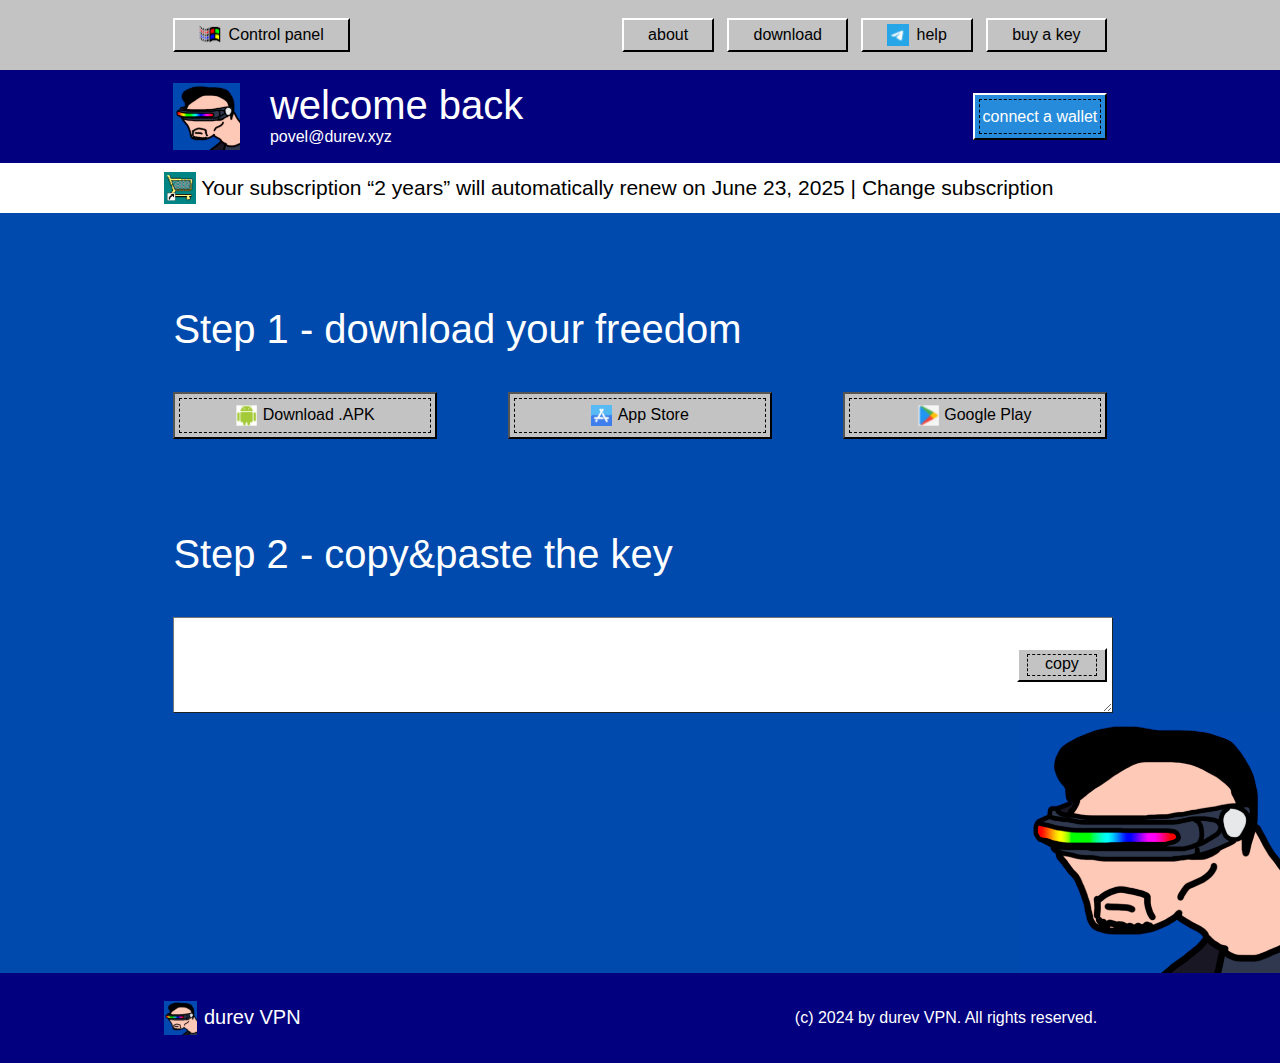
<file: povel durev/vpn/view.html>
<!DOCTYPE html>
<html lang="en">
<head>
    <meta charset="UTF-8">
    <meta name="viewport" content="width=device-width, initial-scale=1.0">
    <title>Document</title>
    <link rel="stylesheet" href="style.css">
    <link href="https://fonts.cdnfonts.com/css/w95fa" rel="stylesheet">
</head>

<div class="content">
<header>
    <div class="container">
        <div class="header_content">
            <div class="control_panel">
                <button class="nav_menu_but_img">
                    <img src="./images/microsoft.svg" alt="text">
                    <a href="./index.html"><span>Control panel</span></a>
                </button>
            </div>
        </div>    
        <div class="header_content">
            <div class="nav_menu">
                <button class="nav_menu_but_img">
                    <span>about</span>
                </button>
                <button class="nav_menu_but_img">
                    <a href="./view.html"><span>download</span></a>
                </button>
                <button class="nav_menu_but_img">
                    <img src="./images/telegramm.svg" alt="text">
                    <span>help</span>
                </button>
                <button class="nav_menu_but_img">
                    <a href="./buy.html"><span>buy a key</span></a>
                </button>
            </div>
            <div class="humb">
                <button class="nav_menu_but_humb">
                    <span>menu</span>
                </button>


                <div class="nav_menu_hamb">
                    <button class="nav_menu_but_img">
                        <span>about</span>
                    </button>
                    <button class="nav_menu_but_img">
                        <a href="./view.html"><span>download</span></a>
                    </button>
                    <button class="nav_menu_but_img">
                        <img src="./images/telegramm.svg" alt="text">
                        <span>help</span>
                    </button>
                    <button class="nav_menu_but_img">
                        <a href="./buy.html"><span>buy a key</span></a>
                    </button>
                </div>

            </div>
            

        </div>
    </div>    
</header>

<body>
    <div class="main_promo_view">
        <div class="container">
            <div class="container_view">
            <div class="promo_durev">
                <div class="content_vpn">
                    <div class="title_logo">
                        <img src="./images/durev_logo.svg" alt="">
                        <div class="title_logo_view">
                            <p>welcome back</p>
                            <div class="descr_view">
                                <p>povel@durev.xyz</p>
                            </div>
                        </div>
                        
                        
                    </div>
                    
                </div>
            </div>

            <div class="promo_durev">
                <button class="but_tonConnect">
                    <div class="descr_but_tonConnect">
                       
                        connect a wallet
                    </div>
                </button>
            </div>

           </div>
        </div>
    </div>

    <div class="info">
        <img src="./images/buy_logo.svg" alt="">
        <div class="title_buy">
            
            <span>Your subscription “2 years” will 
            automatically renew on June 23, 2025 
            | <a href="">Change subscription</span></a>
        </div>
        
    
    </div>

    <div class="view_promo">
        
                
        <div class="freedom_view">
            <div class="desr_choose">
                <p>Step 1 - download your freedom</p>
            </div>
            
            <div class="footer_buttons">
                <button class="but_footer">      
                    <div class="descr_but_footer">
                        <img src="./images/andr_apk.svg" alt="">
                        Download .APK
                    </div>
                </button>


                <button class="but_footer">
                    <div class="descr_but_footer">
                       <img src="./images/app_store.svg" alt="">
                        App Store
                    </div>
                </button>


                <button class="but_footer">
                    <div class="descr_but_footer">
                        <img src="./images/google_play.svg" alt="">
                        Google Play
                    </div>
                </button>
            </div>

        </div>
        <div class="freedom_view">
            <div class="desr_choose">
                <p>Step 2 - copy&paste the key</p>
            </div>
            <div class="input_view">
                <textarea wrap="soft" cols="5" type="text" placeholder=""></textarea>
                <button>
                    <div class="descr_but">copy</div>
                    
                </button>
            </div>
        </div>


        <div class="main_logo_view">
            <img src="./images/durev_logo.svg" alt="">
        </div>

    </div>

    <div class="footer">
        <div class="container_footer">
            
            <div class="footer_title">
                <img src="./images/durev.svg" alt="">
                durev VPN
            </div>
    
            <div class="footer_descr">
                <p>(c) 2024 by durev VPN. All rights reserved.</p>
            </div>
            
        </div>
    </div>

    
    
</body>
</file>
<file: povel durev/main/index.css>
/* Com styles */

html {
    scroll-behavior: smooth;
}

:root {
    --dark: #000000;
    --blue: #004AAD;
    --white: #FFFFFF;
    --red: #FF0000;
    --gray: #9B9B9B;
    --white-20: rgba(255, 255, 255, 0.20);
    --gridw: 1180px;
}

body {
	margin: 0;
	padding: 0;
    font-family: "Single Day", cursive;
    font-weight: 400;
    font-style: normal;
	background: var(--blue);
	color: var(--white);
}

a:hover {
    opacity: 0.7;
    cursor: pointer;
}

h2 {
    font-size: 64px;
    margin: 0px;
}

p {
    font-size: 24px;
    line-height: 30px;
}

p a {
    color: var(--white);
}

.wrap {
    max-width: var(--gridw);
    margin: 0 auto;
    display: grid;
    grid-template-columns: repeat(12, 1fr);
    grid-gap: 20px;
}

.s-bg-wh {
    background: var(--white);
    color: var(--dark);
}


/* hero */

.hero {
    padding: 50px 20px;
}

.hero-wrap {
    width: 100%;
    display: flex;
    flex-direction: column;
    justify-content: center;
    align-items: center;

    gap: 70px;
}

.hero-menu {
    width: 100%;
    max-width: var(--gridw);
    display: flex;
    justify-content: space-between;
}

.logo {
    display: flex;
    align-items: center;
    gap: 15px;
    font-size: 42px;
}

.logo img {
    width: 70px;
    height: 70px;
}

.menu-links {
    font-size: 26px;
    display: flex;
    align-items: center;
    gap: 50px;
}

.menu-links a {
    color: var(--white);
    text-decoration: none;
}

.button-buy {
    width: 150px;
    height: 60px;
    border-radius: 10px;
    background: var(--red);

    display: flex;
    justify-content: center;
    align-items: center;
}

.menu-lang-toggle {
    display: flex;
    align-items: center;
    gap: 10px;
    justify-content: center;
}

.hero-content {
    display: flex;
    align-items: flex-end;
}

.hero-ca {
    font-size: 18px;
    line-height: 20px;
    background: var(--white-20);
    padding: 5px 10px;
    border-radius: 5px;
    word-wrap: break-word;
    word-break: break-all;
    text-align: center;
}

.hero-ton {
    width: 160px;
    height: 160px;
}

.hero-pd {
    width: 240px;
    height: 250px;
}

.hero-content-info {
    display: flex;
    justify-content: center;
    gap: 24px;
    font-size: 34px;
}

.hero-content-info i {
    color: var(--red);
}

h1 {
    font-size: 140px;
    margin: 0px;
    line-height: 120px;
}

.hero-soc {
     display: flex;
     gap: 60px;
     flex-wrap: wrap;
     justify-content: center;
     row-gap: 30px;
     max-width: 1000px;
}

.hero-soc-item {
    display: flex;
    align-items: center;
    font-size: 26px;
    gap: 10px;
    color: var(--white);
    text-decoration: none;
}

/* how to buy*/

.howtobuy {
    padding: 100px 0px;
}

.howtobuy h3 {
    font-size: 40px;
    line-height: 90%;
    margin-top: 50px;
    margin-bottom: 10px;
}

.howtobuy p {
    margin-top: 0;
}

.howtobuy-content {
    grid-column-start: 2;
    grid-column-end: span 4;
}

.howtobuy-content p{
    margin: 0;
}

.howtobuy img {
    grid-column-start: 7;
    grid-column-end: span 5;
    width: 100%;
    height: auto;
}

.howtobuy-wallet {
    background: var(--white-20);
    padding: 5px 10px;
    border-radius: 8px;
    display: flex;
    width: fit-content;
    margin-bottom: 1em;
}

.howtobuy-wallet input {
    font-family: inherit;
    background: none;
    border: none;
    appearance: none;
    -webkit-appearance: none;
    -moz-appearance: none;
    color: var(--white);
    font-size: 22px;
    white-space: nowrap;
    flex-wrap: wrap;
    overflow: visible;

    width: auto;
}

.howtobuy-wallet button {
    font-family: inherit;
    background: none;
    border: none;
    appearance: none;
    -webkit-appearance: none;
    -moz-appearance: none;
    background: var(--white);
    color: var(--dark);
    font-size: 16px;
    line-height: 20px;
    border-radius: 8px;
    padding: 0px 5px;
}

.howtobuy-links {
    display: flex;
    gap: 15px;
    align-items: center;
    font-size: 22px;
    margin-top: 50px;
}

.howtobuy-links-2 {
    display: flex;
    gap: 15px;
    align-items: center;
    font-size: 22px;
    margin-top: 5px;
    margin-bottom: 5px;
    color: #FFFFFF;
}


.howtobuy-links a, .getgems a {
    color: inherit;
    text-decoration: none;
}

.howtobuy-links-2 a, .getgems a {
    color: inherit;
    text-decoration: none;
}

.howtobuy-links-item {
    display: flex;
    gap: 10px;
    align-items: center;
    font-size: 26px;
    padding: 5px 10px;
    border-radius: 8px;
    background: var(--white-20);
}

.howtobuy-links-item img {
    width: 34px;
    height: 34px;
}

/* about */

.about {
    display: flex;
    padding: 50px 0px;
}

.about img {
    grid-column-start: 1;
    grid-column-end: span 6;
    width: 100%;
    height: auto;
}

.about-content {
    grid-column-start: 8;
    grid-column-end: span 4;
}

/* roadmap */

.roadmap {
    height: 700px;
    background-image: url(images/roadmap.svg);
    background-size: auto 100%;
    background-position: 50% bottom;
    background-repeat: no-repeat;

    display: flex;
    justify-content: center;

    padding-top: 40px;

    position: relative;

    overflow: hidden;
}

.roadmap .wrap {
    display: flex;
    flex-direction: column;
    align-items: center;
}

.roadmap-content {
    display: flex;
    font-size: 24px;
}

.roadmap-goal {
    display: flex;
    flex-direction: column;
    font-size: 24px;

    margin-top: 60px;
}

.roadmap-goal p {
    max-width: 260px;
    margin: 0px;
    margin-top: 10px;
    padding-left: 25px;
}

.roadmap-content-list-marked { 
    text-decoration: line-through;
}

.roadmap-content-list ul {
    list-style-type: none;
    margin: 0;
}

.roadmap-content-title {
    color: var(--blue);
}

.roadmap-durev-art {
    width: 256px;
    height: auto;
    position: absolute;
    bottom: 0;
    right: calc(50% - 330px);
}

/* getgems */

.getgems {
    background: #131314;
    padding: 100px 0px;
}

.getgems .wrap {
    display: flex;
    align-items: center;
    flex-direction: column;
    gap: 40px;
}

.getgems-img {
    max-width: 520px;
    width: 90%;
}

.getgems-img img {
    width: 100%;
    height: auto;
}


/* wall of memes */

.wallofmemes {
    display: flex;
    flex-direction: column;
    align-items: center;
    gap: 50px;
    padding: 100px 0px;
}

.wallofmemes-posts {
    width: 100%;
    max-width: 480px;

    display: flex;
    flex-direction: column;
    gap: 30px;
}

.memecard {
    display: flex;
    gap: 20px;
}

.memecard-ava {
    width: 80px;
    height: 80px;
}

.meme-card-auth {
    font-size: 24px;
}

.memecard-content {
    display: flex;
    flex-direction: column;
    gap: 10px;
}

.memecard-content img {
    width: 100%;
    height: auto;
}

.memecard-content-meta {
    color: var(--gray);
    display: flex;
    justify-content: space-between;
}

.memecard-content-meta-like {
    display: flex;
    align-items: center;
}

.memecard-content-meta-like img {
    width: 24px;
    height: 24px;
}

hr {
    width: 100%;
    height: 1px;
    background: var(--gray);
    margin: 0px;
    border: none;
    opacity: 0.33;
}


/* college */

.collage {
    height: 60vh;
    background: url(images/asset-collage.png);
    background-size: auto 100%;
    background-position: 50% 50%;
}

/* prefooter*/

.prefooter {
    display: flex;
    justify-content: center;
    padding: 50px 20px;
}

.prefooter-wrap {
    width: 100%;
    display: flex;
    justify-content: space-between;
    max-width: var(--gridw);
}


/* footer */

.footer {
    background: var(--dark);
    padding: 50px 20px;
    display: flex;
    justify-content: center;
}

.footer-wrap {
    display: flex;
    flex-direction: column;
    align-items: center;
    justify-content: center;
    text-align: center;
    font-size: 24px;
    line-height: 30px;
    max-width: 670px;
}

/* media */

@media (max-width: 1200px) {
    .menu-links {
        gap: 40px;
        flex-wrap: wrap;
        justify-content: center;
    }
}

@media (max-width: 1070px) {

    .logo {
        font-size: 36px;
    }
    .logo img {
        width: 60px;
        height: 60px;    
    }

    .menu-links {
        gap: 30px;
    }

}

@media (max-width: 1000px) {
    .hero-menu {
        flex-direction: column;
        align-items: center;
        gap: 40px;
    }

    .prefooter-wrap {
        flex-direction: column;
        align-items: center;
        gap: 40px;
    }
}

@media (max-width: 800px) {

    h2 {
        font-size: 56px;
    }

    .wrap {
        grid-template-columns: repeat(1, 1fr);
        padding: 20px;
    }

    .grid-adapt {
        grid-column-start: 1 !important;
        grid-column-end: span 1 !important;
    }

    .collage {
        height: 30vh;
    }

    .hero-content {
        transform: scale(0.65);
    }

    .hero-wrap {
        gap: 20px;
    }

    .about, .howtobuy, .wallofmemes, .getgems {
        padding: 20px 0px;
    }
}


@media(max-width: 720px) {
    .menu-lang-toggle {
        order: -1;
        flex-basis: 100%;
    }
}

@media (max-width: 520px) {
    h2 {
        font-size: 48px;
    }

    .hero-content {
        transform: scale(0.45);
    }

    .wallofmemes {
        padding: 20px;
    }

    .memecard {
        gap: 10px;
    }

    .memecard-ava {
        width: 50px;
        height: 50px;
    }
}

@media (max-width: 400px) {
    .collage {
        height: 25vh;
    }
}
</file>
<file: povel durev/vpn/style.css>
@import url('https://fonts.cdnfonts.com/css/w95fa');

body,html{
    display: flex;
   
    height: 100%;
    margin: 0;
    flex-direction: column;
    
    
}


.content{
    height: 100%;
    min-height:100%;
    
}

a{
    text-decoration: none;
    color: black;
}
.container{
    display: flex;
    width: 100%;
    max-width: 72.91vw;
    
    display: flex;
    align-items: center;
    justify-content: space-between;
    
    
    
}
.container_footer{
    display: flex;
    width: 100%;
    max-width: 72.91vw;
    
    display: flex;
    align-items: center;
    justify-content: space-between;
}
.container_promo{
    display: flex;
    width: 100%;
    max-width: 72.91vw;
    
    display: flex;
    align-items: center;
    justify-content: space-between;
    
    
    
}
.container_view{
    display: flex;
    width: 100%;
    max-width: 72.91vw;
    
    display: flex;
    align-items: center;
    justify-content: space-between;
}

/*хедер*/
header{
    background-color: #C3C3C3;
    width: 100%;
    /* height: 4.1667vw;  */
    height: 70px; 
    
    display: flex;
    justify-content: center;
}

.nav_menu{
    column-gap: 1.0417vw;
    display: flex;
    justify-content: center;
}

.humb{
    display: none;
}

.nav_menu_hamb{
    display: none;
}
.nav_menu_but{
    justify-content: center;
    z-index: 1;
    display: flex;
    align-items: center;
    height: 2.60vw;
    background-color: #C3C3C3;
    border-width: 2px;
    border-color: black;
    padding: 10px 24px 10px 24px;
}

.nav_menu_but_img{
    z-index: 1;
    font-size: 1.25vw;
    font-family: 'W95FA', sans-serif;
    display: flex;
    justify-content: space-between;
    align-items: center;
    height: 2.60vw;
    background-color: #C3C3C3;
    border-width: 2px;
    border-color: black;
    border-top-color: white;
    border-left-color: white;
    
    padding: 10px 24px 10px 24px;
}

.nav_menu_but_img img{
    margin-right: 8px;
    width: 1.66vw;
    height: 1.66vw;
}

.nav_menu_but span{
    font-family: 'W95FA', sans-serif;
    font-size: 1.25vw;
}

/*промо*/
.main_promo{
    
    height: 22.91vw;
    display: flex;
    justify-content: center;
    width: 100%;
    
    background-color: #02007F;
    
}

.main_promo_view{
    height: 7.2917vw;
    display: flex;
    justify-content: center;
    width: 100%;
    
    background-color: #02007F;
}
.main_promo2{
    
    padding-left: 12.81vw;
    
    display: flex;
    /* justify-content: center; */
    /* width: 100%; */
    background-color: #004AAD;
    
}


.promo_durev{
        /* width: 100%; */
        height: 22.9vw;
        justify-content: space-between;
        display: flex;
        align-items: center;
    
    
    
}

.screens{
    font-family: 'W95FA', sans-serif;
    color: white;
    font-size: 3.9vw;
    margin-right: 40px;
    align-items: center;
    display: flex;
}

.preview1{
    z-index: 1;
    /* margin-right: -100px; */
    margin-top: 23.44vw;
}

.preview1 img{
    width: 13.95vw;
    height: 30.62vw;
}

.preview2{
    margin-left: -5.2vw;
    margin-top: 19.37vw;
}

.preview2 img{
    width: 13.95vw;
    height: 30.62vw;
}

.title_logo{
    font-family: 'W95FA', sans-serif;
    color: white;
    font-size: 3.9vw;
    column-gap: 30px;
    align-items: center;
    display: flex;
    height: 5.2vw;
}

.title_logo_view{
    font-family: 'W95FA', sans-serif;
    color: white;
    font-size: 3.1250vw;
    column-gap: 30px;
    
    display: flex;
    flex-direction: column;
    height: 5.2vw;
}

.title_logo_view p{
    margin: 0;
}

.title_logo img{
    width: 5.2vw;
    height: 5.2vw;
}

.descr{
    font-size: 1.25vw;
    font-family: 'W95FA', sans-serif;
    color: white;
}

.descr_view{
    font-size: 1.25vw;
    font-family: 'W95FA', sans-serif;
    color: white;
}

.second_promo{
    background-color: #004AAD;
}

.key_exe{
    border-style: outset;
    border-top-color: white;
    border-left-color: white;
    border-bottom-color: black ;
    border-right-color: black;
    margin-top: -2.2vw;
    width: 21.77vw;
    height: 15vw;
    background-color: #C3C3C3;
    
    
}

.header_key{
    
    height: 2.08vw;
    margin: 0.2vw;
    background-color: #02007F;
}


.title_key{
    display: flex;
    margin-left: 0.41vw;
    margin-bottom: 0.2vw;
    margin-top: 0.2vw;
    
}
.title_key img{
    margin-top: 0.2vw;
    margin-right: 0.52vw ;
    width: 1.66vw;
    
}

.title_key p{
    margin: 0;
    font-family: 'W95FA', sans-serif;
    color: white;
    font-size: 1.56vw;
}

.body_key{
    display: flex;
    flex-direction: column;
    justify-content: center;
    align-items: center;
}

.body_control{
    margin-top: 1.0417vw;
    display: flex;
    flex-direction: column;
    justify-content: center;
    align-items: center;
}

.logo_key img{
    height: 3.64vw;
    width: 3.64vw;
}

.button_key{

    display: flex;
    flex-direction: column;
    justify-content: center;
    align-items: center;
    
}

.button_key button{
    display: flex;
    align-items: center;
    
    border-top-color: white;
    border-left-color: white;
    border-bottom-color: black ;
    border-right-color: black;
    width: 19.27vw;
    height: 2.6vw;
    
    
    padding: 0;
}


.button_login{
    z-index: 1;
    display: flex;
    flex-direction: column;
    justify-content: center;
    align-items: center;
    
}

.button_login button{
    display: flex;
    align-items: center;

    margin-top: 0.5208vw;
    margin-bottom: 1.0417vw;
    border-top-color: white;
    border-left-color: white;
    border-bottom-color: black ;
    border-right-color: black;
    width: 21.4583vw;
    height: 2.6vw;
    
    
    padding: 0;
}


.download_but{
    margin-top:0.52vw ;
    margin-bottom: 0.52vw;
    background-color: #C3C3C3;
}

.buy_but{
    display: flex;
    padding: 0.3125vw;
    background-color: #C3C3C3;


    
}


.buy_but_card{
    display: flex;
    padding: 0.3125vw;
    
    background-color:#00FF00 ;
}


.descr_but{
    width: 100%;
    height: 1.6vw;
    font-size: 1.25vw;
    font-family: 'W95FA', sans-serif;
    color: black;
    margin: 0.31vw;
    border-style:dashed;
    border-width: 0.05vw;
}

/*карточки */
.main_promo3{

    padding-bottom:10.4167vw ;
    justify-content: center;
    align-items: center;
    
    display: flex;
    flex-direction: column;
    /* justify-content: center; */
    /* width: 100%; */
    background-color: #004AAD;
}
.choose{
    width:72.91vw ;
    margin-top: 5.41vw;
}

.desr_choose{
    color: white;
    font-family: 'W95FA', sans-serif;
    font-size: 3.12vw;
}
.cards{
    
    display: flex;
    justify-content: space-between;
}

.card1{
    border-style:outset;
    width: 18.75vw;
    border-top-color: white;
    border-left-color: white;
    border-bottom-color: black ;
    border-right-color: black;
    background-color: #C3C3C3;
    height: 19.8vw;
}

.header_card1{
    display: flex;
    margin: 0.2vw;
    height: 3.12vw;
    background-color: #1E1BEC;
}

.header_card2{
    display: flex;
    margin: 0.2vw;
    height: 3.12vw;
    background-color: #02007F;
}


.title_card{
    
    color: white;
    font-family: 'W95FA', sans-serif;
    display: flex;
    align-items: center;
    font-size: 1.56vw;
    margin-left: 0.41vw;
    margin-bottom: 0.2vw;
    margin-top: 0.2vw;
}

.title_card img{
    margin-top: 0.2vw;
    margin-right: 0.52vw;
    width: 2.08vw
}

.title_card p{
    margin: 0;
}

.button_card{
    display: flex;
    flex-direction: column;
    justify-content: center;
    align-items: center;
}
.button_card_green{
    
    display: flex;
    flex-direction: column;
    justify-content: center;
    align-items: center;
    
}

.button_card_green button{
    background-color: #00FF00;
    display: flex;
    align-items: center;
    
    border-top-color: white;
    border-left-color: white;
    border-bottom-color: black ;
    border-right-color: black;
    width: 14.58vw;
    height: 2.6vw;
    margin-top:0.52vw ;
    margin-bottom: 0.52vw;
    
}

.button_card button{
    display: flex;
    align-items: center;
    
    border-top-color: white;
    border-left-color: white;
    border-bottom-color: black ;
    border-right-color: black;
    width: 14.58vw;
    height: 2.6vw;
    margin-top:0.52vw ;
    margin-bottom: 0.52vw;
    background-color: #C3C3C3;
    
    padding: 0;
}

.descr_but_card{
    width: 100%;
    height: 1.6vw;
    font-size: 1.25vw;
    font-family: 'W95FA', sans-serif;
    color: black;
    margin: 0.31vw;
    border-style:dashed;
    border-width: 0.05vw;
    display: flex;
    justify-content:center;
    
}

.descr_but_card span{
    padding-right: 0.5208vw;
}

.descr_but_card img{
    height: 1.5625vw;
    width: 4.3286vw;
}

.body_card{
    display: flex;
    flex-direction: column;
    justify-content: center;
    align-items: center;
}

.white_body_card{
    border-top-color: #C3C3C3;
    border-left-color: #C3C3C3;
    border-bottom-color: white ;
    border-right-color: white;
    border-style: inset;
    background-color: white;
    width: 16.66vw;
    
    display: flex;
    flex-direction: column;
    align-items: center;
    justify-content: center;
    margin: 1.04vw;
}

.save{
    padding-left: 0.41vw;
    padding-right: 0.41vw;
    padding-top: 0.54vw;
    padding-bottom: 0.54vw;
    
    margin-top: 1.04vw;
    margin-bottom: 1.04vw;

    font-family: 'W95FA', sans-serif;
    font-size: 1.04vw;
    color: white;
    background-color: #1E1BEC;
}

.sum   {
    font-family: 'W95FA', sans-serif;
    font-size: 3.12vw;
    color: #1E1BEC;
}

.save2{
    padding-left: 0.41vw;
    padding-right: 0.41vw;
    padding-top: 0.54vw;
    padding-bottom: 0.54vw;

    margin-top: 1.04vw;
    margin-bottom: 1.04vw;

    font-family: 'W95FA', sans-serif;
    font-size: 1.04vw;
    color: white;
    background-color: #02007F;
}

.sum2   {
    font-family: 'W95FA', sans-serif;
    font-size: 3.12vw;
    color: #02007F;
}

.descr_save{
    font-family: 'W95FA', sans-serif;
    font-size: 1.25vw;
    color: black;
    margin-bottom: 1.04vw;
}

/*footer*/
.but_footer{
    display: flex;
    padding: 0.3125vw;
    background-color: #C3C3C3;
}

.but_tonConnect{
    width: 10.4167vw;
    padding: 0.3125vw;
    display: flex;
    align-items: center;
    justify-content: center;
    border-color: black;
    border-top-color: white;
    border-left-color: white;
    background-color: #258BDA;
    
}


.descr_but_tonConnect{
    width: 100%;
    height: 2.6042vw;
    font-size: 1.25vw;
    font-family: 'W95FA', sans-serif;
    color: white;
    /* margin: 0.31vw; */
    border-color:  black;
    border-style:dashed;
    border-width: 0.05vw;
    display: flex;
    justify-content:center;
    align-items: center;
}
.footer_buttons{
    display: flex;
   
    justify-content: space-between;
}

.descr_but_footer img{
    width: 1.66vw;
    height: 1.66vw;
    margin-right: 0.4167vw;
}

.descr_but_footer{
    width: 19.54vw;
    height: 2.6042vw;
    font-size: 1.25vw;
    font-family: 'W95FA', sans-serif;
    color: black;
    /* margin: 0.31vw; */
    border-style:dashed;
    border-width: 0.05vw;
    display: flex;
    justify-content:center;
    align-items: center;
}

.freedom{
    width: 72.91vw;
    margin-top:8.2292vw ;
}

.freedom_view{
    width: 72.91vw;
    margin-top:4.1667vw ;

}

.footer{
   
    padding-left: 12.81vw;
    padding-right: 12.81vw;
    height: 90px;
    
    align-items: center;
    display: flex;
    justify-content: space-between; 
     
    background-color: #02007F;
}

.footer_title{
    font-family: 'W95FA', sans-serif;
    color: white;
    font-size: 1.5625vw;
    display: flex;
    justify-content: center;
    align-items: center;
}

.footer_title img{
    width: 2.6042vw;
    height: 2.6042vw;
    margin-right: 0.5208vw;
}


.footer_content{
    display: flex;
    
}

.footer_descr{
    font-family: 'W95FA', sans-serif;
    color: white;
    font-size: 1.25vw;
}





/*2 page*/
.buy_promo{
   
    justify-content: space-between;
    align-items: center;
    
    display: flex;
    flex-direction: column;
    
    width: 100%; 
   height: 100%;
   
    
    background-color: #004AAD;
}

.view_promo{

    justify-content: space-between;
    align-items: center;
    
    display: flex;
    flex-direction: column;
    
    width: 100%; 
    /* height: 100%; */
   
    
    background-color: #004AAD;

}


.buy_exe{
    margin-top: 5.2083vw;
    z-index: 1;
    margin-top: 8.3333vw;
    border-style: outset;
    border-top-color: white;
    border-left-color: white;
    border-bottom-color: black ;
    border-right-color: black;
    
    width: 23.9583vw;
    
    background-color: #C3C3C3;
}

.header_buy{
    height: 2.08vw;
    margin: 0.2vw;
    background-color: #02007F;
}

.title_buy{
    display: flex;
    margin-left: 0.41vw;
    margin-bottom: 0.2vw;
    margin-top: 0.2vw;
}

.title_buy p{
    flex-wrap: wrap;
    margin: 0;
    font-family: 'W95FA', sans-serif;
    color: white;
    font-size: 1.5625vw;
}

.title_buy img{
    margin-top: 0.2vw;
    margin-right: 0.52vw ;
    width: 1.66vw;
}

.title_buy span{
    flex-wrap: wrap;
    margin: 0;
    font-family: 'W95FA', sans-serif;
    color: black;
    font-size: 21px;
}

.title_buy1{
    display: flex;
    margin-left: 0.41vw;
    margin-bottom: 0.2vw;
    margin-top: 0.2vw;
}

.title_buy1 p{
    flex-wrap: wrap;
    margin: 0;
    font-family: 'W95FA', sans-serif;
    color: white;
    font-size: 1.5625vw;
}

.title_buy1 img{
    margin-top: 0.2vw;
    margin-right: 0.52vw ;
    width: 1.66vw;
}

.title_buy1 span{
    flex-wrap: wrap;
    margin: 0;
    font-family: 'W95FA', sans-serif;
    color: black;
    font-size: 21px;
}


.body_buy{
    display: flex;
    flex-direction: column;
    justify-content: center;
    align-items: center;
}

.input_email{
    
    display: flex;
    width: 21.4583vw;
    border-style: inset;
}

.input_view{
    align-items: center;
    display: flex;
    width: 100%;
    
    

}

.input_view textarea{
    display: flex;
    align-items: center;
    padding-left: 16px;
    border-style: outset;
    flex-grow: 1;
    z-index: 1;
    font-family: 'W95FA', sans-serif;
    font-size: 21px;
    width: 360px;
    height: 90px;
    
}

.input_view button{
    padding: 0.3125vw;
    z-index: 1;
    margin-left: -7.5vw;
    display: flex;
    align-items: center;
    justify-content: center;
    border-top-color: white;
    border-left-color: white;
    border-bottom-color: black;
    border-right-color: black;
    height: 2.6vw; 
    width: 6.9792vw;
    margin-top: 0.52vw; 
    margin-bottom: 0.52vw; 
    background-color: #C3C3C3;
}

.input_view input{
    border-style: outset;
    flex-grow: 1;
    z-index: 1;
    font-family: 'W95FA', sans-serif;
    font-size: 1.5625vw;
    height: 3.125vw;
    width: 100%;
    
}

.input_email input{
    padding-left: 0.8333vw;
    z-index: 1;
    font-family: 'W95FA', sans-serif;
    font-size: 1.5625vw;
    height: 3.125vw;
    width: 21.4583vw;
    border-style: inset;
}

.years_buttons{

    /* margin-top:0.5208vw ;
    margin-bottom:1.5625vw ; */
    display: flex;
    justify-content: space-between;
    width: 21.4583vw;
}

.button_buy1{
    
    display: flex;
    flex-direction: column;
    justify-content: center;
    align-items: center;
}
.button_buy2{
    
    display: flex;
    flex-direction: column;
    justify-content: center;
    align-items: center;
}
.button_buy3{
    
    display: flex;
    flex-direction: column;
    justify-content: center;
    align-items: center;
}


.button_buy1 button{
    display: flex;
    align-items: center;
    justify-content: center;
    border-top-color: white;
    border-left-color: white;
    border-bottom-color: black;
    border-right-color: black;
    height: 2.6vw; 
    width: 6.9792vw;
    margin-top: 0.52vw; 
    margin-bottom: 0.52vw; 
    background-color: #C3C3C3;
    /* padding: 0;*/
}

.button_buy2 button{
    display: flex;
    align-items: center;
    justify-content: center;
    border-top-color: white;
    border-left-color: white;
    border-bottom-color: black;
    border-right-color: black;
    height: 2.6vw; 
    width: 5.3125vw;
    margin-top: 0.52vw; 
    margin-bottom: 0.52vw; 
    background-color: #C3C3C3;
    /* padding: 0;*/
}

.button_buy3 button{
    display: flex;
    align-items: center;
    justify-content: center;
    border-top-color: white;
    border-left-color: white;
    border-bottom-color: black;
    border-right-color: black;
    height: 2.6vw; 
    width: 8.1250vw;
    margin-top: 0.52vw; 
    margin-bottom: 0.52vw; 
    background-color: #C3C3C3;
    /* padding: 0;*/
}

.descr_but_buy{
    
    height: 1.6vw;
    font-size: 1.25vw;
    font-family: 'W95FA', sans-serif;
    color: black;
    
    
    border-width: 0.05vw;
    display: flex;
    justify-content:center;
    align-items: center;
}

.descr_but_buy_header{
    flex-direction: column;
    height: 1.6vw;
    font-size: 1.25vw;
    font-family: 'W95FA', sans-serif;
    color: black;
    margin-top: 1.0417vw;
    /* margin-bottom: 0.5208vw; */
    margin-bottom: 20px;
    
    border-width: 0.05vw;
    display: flex;
    justify-content:center;
    align-items: center;
}

.descr_but_buy_header p{
    margin: 0;
    
}

.buy_footer_descr{
    margin-bottom: 1.0417vw;
    margin-top:1.5625vw ;
    display: flex;
    justify-content: center;
    flex-direction: column;
    align-items: center;
    font-family: 'W95FA', sans-serif;
    color: black;
    font-size: 0.7292vw;
}

.buy_footer_descr p{
    margin: 0;
}

.main_logo{
    /* position: absolute;
    bottom: 8%; */
    width: 100%;
    display: flex;
    justify-content:right
}

.main_logo_view{
    
    width: 100%;
    display: flex;
    justify-content:right
}

.main_logo_view img{
    height: 20.3125vw;
    width: 20.3125vw;
}

.main_logo img{
    height: 20.3125vw;
    width: 20.3125vw;
}

.info{
    height: 50px;
    font-size: 1.0938vw;
    font-family: 'W95FA', sans-serif;
    color: black;
    display: flex;
    align-items: center;
    padding-left: 12.81vw;
}

.info a{
    color: black;
}


@media(max-width:500px) {
    body,html{
        display: flex;
       
        height: 100%;
        margin: 0;
        flex-direction: column;
        
        
    }
    
    
    .content{
        height: 100%;
        min-height:100%;
        
        
    }
    
    a{
        text-decoration: none;
        color: black;
    }
    .container{
        display: flex;
        width: 100%;
       
        
        display: flex;
        align-items: center;
        justify-content: space-between;
        
        
        
    }

    .container_footer{
       
        width: 360px;
       
        
        display: flex;
        align-items: center;
        justify-content: space-between;
    }
    
    .container_promo{
        margin-top: 20px;
        display: flex;
        width: 100%;
        max-width: 72.91vw;
        flex-direction: column;
        display: flex;
        align-items: center;
        justify-content: space-between;
        
        
        
    }

    .container_view{
        height: 100%;
        
        display: flex;
        width: 100%;
        max-width: 72.91vw;
        flex-direction: column;
        display: flex;
        align-items: center;
        
    }
    
    /*хедер*/
    header{

        background-color: #C3C3C3;
        width: 100%;
        /* height: 4.1667vw;  */
        height: 80px; 
        
        display: flex;
        justify-content: center;
    }
    
    .nav_menu{
        
        column-gap: 1.0417vw;
        display: none;
        justify-content: center;
    }
    .humb{
        display: flex;
    }
    .nav_menu_hamb{
        display: none;
    }
    
    .nav_menu_but{
        justify-content: center;
        z-index: 1;
        display: flex;
        align-items: center;
        height: 2.60vw;
        background-color: #C3C3C3;
        border-width: 2px;
        border-color: black;
        padding: 10px 24px 10px 24px;
    }
    
    .nav_menu_but_img{
        
        z-index: 1;
        font-size:26px;
        font-family: 'W95FA', sans-serif;
        display: flex;
        justify-content: space-between;
        align-items: center;
        height: 50px;
        background-color: #C3C3C3;
        border-width: 2px;
        border-color: black;
        border-top-color: white;
        border-left-color: white;
        width: 201px;
        padding-left: 13px;
        padding-right: 13px;
    }

    .nav_menu_but_humb{
        
        z-index: 1;
        font-size:26px;
        font-family: 'W95FA', sans-serif;
        display: flex;
        justify-content: space-between;
        align-items: center;
        height: 50px;
        background-color: #C3C3C3;
        border-width: 2px;
        border-color: black;
        border-top-color: white;
        border-left-color: white;
        width: 100px;
        padding: 10px 24px 10px 24px;
    }
    
    .nav_menu_but_img img{
        margin-right: 0;
        width: 32px;
        height:  32px;
    }
    
    .nav_menu_but span{
        font-family: 'W95FA', sans-serif;
        font-size: 26px;
    }
    
    /*промо*/
    .main_promo{
        padding-top: 50px;
        height: 450px;
        display: flex;
        justify-content: center;
        width: 100%;
        
        background-color: #02007F;
        
    }
    
    .main_promo_view{
        height: 219px;
        display: flex;
        justify-content: center;
        width: 100%;
        
        background-color: #02007F;
    }
    .main_promo2{
        padding-top: 400px;
        justify-content: center;
        align-items: center;
        padding-left: 0;
        flex-direction: column;
        display: flex;
        /* justify-content: center; */
        /* width: 100%; */
        background-color: #004AAD;
        
    }
    
    
    .promo_durev{
            /* width: 100%; */
            /* height: 22.9vw; */
            width: 360px;
            margin-top: 20px;
            justify-content: space-between;
            display: flex;
            align-items: center;
        
        
        
    }
    
    .screens{
        font-family: 'W95FA', sans-serif;
        color: white;
       
        font-size: 3.9vw;
        margin-right: 0px;
        align-items: center;
        display: flex;
    }
    
    .preview1{
        z-index: 1;
        /* margin-right: -100px; */
        margin-top: 0;
    }
    
    .preview1 img{
        width: 200px;
        height: 528px;
        margin-top: 70px;
    }
    
    .preview2{
        margin-left: -70px;
        margin-top: 0;
    }
    
    .preview2 img{
        width: 200px;
        height: 528px;
    }
    
    .title_logo{
        height: 100px;
       
        font-family: 'W95FA', sans-serif;
        color: white;
        font-size:40px;
        column-gap: 30px;
        align-items: center;
        justify-content: center;
        display: flex;
        
    }

    .title_logo p{
        margin: 0;
    }
    
    .title_logo_view{
        font-family: 'W95FA', sans-serif;
        color: white;
        font-size: 40px;
        column-gap: 30px;
        
        display: flex;
        
        justify-content: center;
        flex-direction: column;
        height: 5.2vw;
    }
    
    .title_logo_view p{
        margin: 0;
        
    }
    
    .title_logo img{
        width: 100px;
        height:100px;
    }
    
    .descr{
        margin-top:30px ;
        font-size: 11px;
        font-family: 'W95FA', sans-serif;
        color: white;
    }

    .descr_view{
        
        font-size: 16px;
        font-family: 'W95FA', sans-serif;
        color: white;
    }

    .descr p{
        margin: 0;
    }
    
    .second_promo{
        background-color: #004AAD;
    }
    
    .key_exe{
        border-style: outset;
        border-top-color: white;
        border-left-color: white;
        border-bottom-color: black ;
        border-right-color: black;
        margin-top: 0;
        width: 340px;
        height: 288px;
        background-color: #C3C3C3;
        
        
    }
    
    .header_key{
        display: flex;
        align-items: center;
        justify-content: left;
        width: 337px;
        height: 40px;
       
        background-color: #02007F;
    }
    
    
    .title_key{
        display: flex;
        margin-left: 0.41vw;
        margin-bottom: 0.2vw;
        margin-top: 0.2vw;
        
    }
    .title_key img{
        margin-top: 0.2vw;
        margin-right: 0.52vw ;
        width: 32px;
        height: 32px;
        
    }
    
    .title_key p{
        margin: 0;
        font-family: 'W95FA', sans-serif;
        color: white;
        font-size: 30px;
    }
    
    .body_key{
        display: flex;
        flex-direction: column;
        justify-content: center;
        align-items: center;
    }
    
    .body_control{
        margin-top: 1.0417vw;
        display: flex;
        flex-direction: column;
        justify-content: center;
        align-items: center;
    }
    
    .logo_key img{
        height: 70px;
        width: 70px;
    }
    
    .button_key{
        margin-top: 30px;
        gap: 20px;
        margin-bottom: 20px;
        display: flex;
        flex-direction: column;
        justify-content: center;
        align-items: center;
        
    }
    
    .button_key button{
        display: flex;
        align-items: center;
        
        border-top-color: white;
        border-left-color: white;
        border-bottom-color: black ;
        border-right-color: black;
        width: 320px;
        height: 50px;
        
        
        padding: 0;
    }
    
    
    .button_login{
        z-index: 1;
        display: flex;
        flex-direction: column;
        justify-content: center;
        align-items: center;
        
    }
    
    .button_login button{
        display: flex;
        align-items: center;
        
        margin-top: 0.5208vw;
        margin-bottom: 1.0417vw;
        border-top-color: white;
        border-left-color: white;
        border-bottom-color: black ;
        border-right-color: black;
        width: 320px;
        height: 40px;
        
        
        padding: 0;
    }
    
    
    .download_but{
        margin-top:0.52vw ;
        margin-bottom: 0.52vw;
        background-color: #C3C3C3;
    }
    
    .buy_but{
        display: flex;
        padding: 0.3125vw;
        background-color: #C3C3C3;
    
    
        
    }
    
    
    .buy_but_card{
        display: flex;
        padding: 0.3125vw;
        
        background-color:#00FF00 ;
    }
    
    
    .descr_but{
        display: flex;
        align-items: center;
        justify-content: center;
        width: 315px;
        height: 30px;
        font-size: 25px;
        font-family: 'W95FA', sans-serif;
        color: black;
        margin: 0.31vw;
        border-style:dashed;
        border-width: 0.05vw;
    }
    
    /*карточки */
    .main_promo3{
    padding-top: 100px;
        padding-bottom:10.4167vw ;
        justify-content: center;
        align-items: center;
        
        display: flex;
        flex-direction: column;
        /* justify-content: center; */
        /* width: 100%; */
        background-color: #004AAD;
    }
    .choose{
        display: flex;
        align-items: center;
        
        flex-direction: column;
        justify-content: center;
        width:72.91vw ;
        margin-top: 5.41vw;
    }
    
    .desr_choose{
        display: flex;
        justify-content: left;
        color: white;
        font-family: 'W95FA', sans-serif;
        font-size:27px;
    }
    .cards{
        gap: 30px;
        flex-direction: column;
        display: flex;
        justify-content: space-between;
    }
    
    .card1{
        border-style:outset;
        width: 340px;
        border-top-color: white;
        border-left-color: white;
        border-bottom-color: black ;
        border-right-color: black;
        background-color: #C3C3C3;
        height: 356px;
    }
    
    .header_card1{
        display: flex;
        margin: 0.2vw;
        height: 60px;
        width: 337px;
        background-color: #1E1BEC;
    }
    
    .header_card2{
        display: flex;
        margin: 0.2vw;
        height: 60px;
        width: 337px;
        background-color: #02007F;
    }
    
    
    .title_card{
        
        color: white;
        font-family: 'W95FA', sans-serif;
        display: flex;
        align-items: center;
        font-size: 30px;
        margin-left: 0.41vw;
        margin-bottom: 0.2vw;
        margin-top: 0.2vw;
    }
    
    .title_card img{
        margin-top: 0.2vw;
        margin-right: 0.52vw;
        width: 40px;
        height: 40px;
    }
    
    .title_card p{
        margin: 0;
    }
    
    .button_card{
        display: flex;
        flex-direction: column;
        justify-content: center;
        align-items: center;
    }
    .button_card_green{
        
        display: flex;
        flex-direction: column;
        justify-content: center;
        align-items: center;
        
    }
    
    .button_card_green button{
        background-color: #00FF00;
        display: flex;
        align-items: center;
        
        border-top-color: white;
        border-left-color: white;
        border-bottom-color: black ;
        border-right-color: black;
        width: 320px;
        height: 50px;
        margin-top:0.52vw ;
        margin-bottom: 0.52vw;
        
    }
    
    .button_card button{
        display: flex;
        align-items: center;
        
        border-top-color: white;
        border-left-color: white;
        border-bottom-color: black ;
        border-right-color: black;
        width: 280px;
        height: 50px;
        margin-top:0.52vw ;
        margin-bottom: 0.52vw;
        background-color: #C3C3C3;
        
        padding: 0;
    }
    
    .descr_but_card{
       
        height: 40px;
        font-size:24px;
        font-family: 'W95FA', sans-serif;
        color: black;
        
        border-style:dashed;
        border-width: 0.05vw;
        display: flex;
        align-items: center;
        justify-content:center;
        
    }
    
    .descr_but_card span{
        padding-right: 0.5208vw;
    }
    
    .descr_but_card img{
        height: 28px;
        width: 110px;
    }
    
    .body_card{
        display: flex;
        flex-direction: column;
        justify-content: center;
        align-items: center;
    }
    
    .white_body_card{
        border-top-color: #C3C3C3;
        border-left-color: #C3C3C3;
        border-bottom-color: white ;
        border-right-color: white;
        border-style: inset;
        background-color: white;
        width: 320px;
        height: 256px;
        display: flex;
        flex-direction: column;
        align-items: center;
        justify-content: center;
        margin: 1.04vw;
    }
    
    .save{
        display: flex;
        /* padding-left: 0.41vw;
        padding-right: 0.41vw;
        padding-top: 0.54vw;
        padding-bottom: 0.54vw; */
        width: 100px;
        height: 40px;
        /* margin-top: 1.04vw;
        margin-bottom: 1.04vw; */
        align-items: center;
        justify-content: center;
    
        font-family: 'W95FA', sans-serif;
        font-size: 16px;
        color: white;
        background-color: #1E1BEC;
    }
    
    .sum   {
        font-family: 'W95FA', sans-serif;
        font-size: 60px;
        color: #1E1BEC;
    }
    
    .save2{
        display: flex;
        /* padding-left: 0.41vw;
        padding-right: 0.41vw;
        padding-top: 0.54vw;
        padding-bottom: 0.54vw; */
        width: 100px;
        height: 40px;
        align-items: center;
        justify-content: center;
        /* margin-top: 1.04vw;
        margin-bottom: 1.04vw; */
    
        font-family: 'W95FA', sans-serif;
        font-size: 20px;
        color: white;
        background-color: #02007F;
    }
    
    .sum2   {
        font-family: 'W95FA', sans-serif;
        font-size: 60px;
        color: #02007F;
    }
    
    .descr_save{
        font-family: 'W95FA', sans-serif;
        font-size: 24px;
        color: black;
        margin-bottom: 1.04vw;
    }
    
    /*footer*/
    .but_footer{
        width: 340px;
        height: 50px;
        margin-top: 5px;
        margin-bottom: 5px;
        display: flex;
        padding: 0.3125vw;
        background-color: #C3C3C3;
    }
    
    .but_tonConnect{
        width: 360px;
        height: 50px;
        padding: 0.3125vw;
        display: flex;
        align-items: center;
        justify-content: center;
        border-color: black;
        border-top-color: white;
        border-left-color: white;
        background-color: #258BDA;
        
    }
    
    
    .descr_but_tonConnect{
        width: 348px;
        height: 38px;
        font-size: 18px;
        font-family: 'W95FA', sans-serif;
        color: white;
        /* margin: 0.31vw; */
        border-color:  black;
        border-style:dashed;
        border-width: 0.05vw;
        display: flex;
        justify-content:center;
        align-items: center;
    }
    .footer_buttons{
        
       width: 320px;
        flex-direction: column;
        align-items: center;
        display: flex;
        justify-content: center;
    }
    
    .descr_but_footer img{
        width: 32px;
        height: 32px;
        margin-right: 8px;
    }
    
    .descr_but_footer{
        width: 337px;
        height: 40px;
        font-size: 18px;
        font-family: 'W95FA', sans-serif;
        color: black;
        /* margin: 0.31vw; */
        border-style:dashed;
        border-width: 0.05vw;
        display: flex;
        justify-content:center;
        align-items: center;
    }
    
    .freedom{
        display: flex;
        flex-direction: column;
        justify-content: center;
        align-items: center;
        
        margin-top:100px ;
    }
    
    .freedom_view{
        display: flex;
        justify-content: center;
        flex-direction: column;
        align-items: center;
        width: 72.91vw;
        margin-top:4.1667vw ;
    
    }
    
    .footer{
       
        
        height: 90px;

        display: flex;
        justify-content: center; 
        align-items: center;
        padding-left: 20px;
        padding-right: 20px;
        background-color: #02007F;
    }
    
    .footer_title{
        font-family: 'W95FA', sans-serif;
        color: white;
        font-size: 20px;
        column-gap: 5px;
        display: flex;
        justify-content: center;
        align-items: center;
    }
    
    .footer_title img{
        width: 40px;
        height: 40px;
        margin-right: 0.5208vw;
    }
    
    
    .footer_content{
        display: flex;
        
    }
    
    .footer_descr{
        font-family: 'W95FA', sans-serif;
        color: white;
        font-size: 10px;
    }
    
    
    
    
    
    /*2 page*/
    .buy_promo{
        /* padding-top: 100px; */
       
        justify-content: space-between;
        align-items: center;
        padding-left: 0;
        flex-direction: column;
        display: flex;
        /* justify-content: center; */
        /* width: 100%; */
        background-color: #004AAD;
        /* justify-content: center;
        align-items: center;
        
        display: flex;
        flex-direction: column;
        
        width: 100%; 
        height: 85%;
       
        
        background-color: #004AAD; */
    }
    
    .view_promo{
    
        justify-content: space-between;
        align-items: center;
        
        display: flex;
        flex-direction: column;
        
        width: 100%; 
        /* height: 100%; */
       
        
        background-color: #004AAD;
    
    }
    
    
    .buy_exe{
        z-index: 1;
        /* margin-top: 8.3333vw; */
        border-style: outset;
        border-top-color: white;
        border-left-color: white;
        border-bottom-color: black ;
        border-right-color: black;
        
        width: 360px;
        
        background-color: #C3C3C3;
    }
    
    .header_buy{
        height: 40px;
        margin: 0.2vw;
        background-color: #02007F;
    }
    
    .title_buy{
        display: flex;
        align-items: center;
        margin-left: 0.41vw;
        margin-bottom: 0.2vw;
        margin-top: 0.2vw;
    }

    
    .title_buy p{
        flex-wrap: wrap;
        margin: 0;
        font-family: 'W95FA', sans-serif;
        color: white;
        font-size: 1.5625vw;
    }
    
    .title_buy img{
        margin-top: 0.2vw;
        margin-right: 0.52vw ;
        width: 30px;
        height: 30px;
    }
    
    .title_buy span{
        flex-wrap: wrap;
        margin: 0;
        font-family: 'W95FA', sans-serif;
        color: black;
        font-size: 21px;
    }


    .title_buy1{
        display: flex;
        height: 40px;
        align-items: center;
        margin-left: 0.41vw;
        margin-bottom: 0.2vw;
        margin-top: 0.2vw;
    }

    
    .title_buy1 p{
        flex-wrap: wrap;
        margin: 0;
        font-family: 'W95FA', sans-serif;
        color: white;
        font-size: 30px;
    }
    
    .title_buy1 img{
        margin-top: 0.2vw;
        margin-right: 8px ;
        margin-left: 8px ;
        width: 32px;
        height: 32px;
    }
    
    .title_buy1 span{
        flex-wrap: wrap;
        margin: 0;
        font-family: 'W95FA', sans-serif;
        color: black;
        font-size: 21px;
    }
    
    .body_buy{
        display: flex;
        flex-direction: column;
        justify-content: center;
        align-items: center;
    }
    
    .input_email{
        height: 45px;
        display: flex;
        width:320px;
        border-style: inset;
    }
    
    .input_view{
        display: flex;
        align-items: center;

        width: 360px;
        height: 90px;
        
    
    }
    
    .input_view button{
        padding: 0.3125vw;
        z-index: 1;
        margin-left: -150px;
        display: flex;
        align-items: center;
        justify-content: center;
        border-top-color: white;
        border-left-color: white;
        border-bottom-color: black;
        border-right-color: black;
        height: 50px; 
        width: 140px;
       
        background-color: #C3C3C3;
    }
    
    .input_view textarea{
        display: flex;
        align-items: center;
        padding-left: 16px;
        border-style: outset;
        flex-grow: 1;
        z-index: 1;
        font-family: 'W95FA', sans-serif;
        font-size: 21px;
        width: 360px;
        height: 90px;
        
    }
    
    .input_email input{
        padding-left: 10px;
        z-index: 1;
        font-family: 'W95FA', sans-serif;
        font-size: 20px;
        height: 40px;
        width: 320px;
        border-style: inset;
    }
    
    .years_buttons{
    
        /* margin-top:0.5208vw ;
        margin-bottom:1.5625vw ; */
        display: flex;
        justify-content: space-between;
        width: 320px;
    }
    
    .button_buy1{
        
        display: flex;
        flex-direction: column;
        justify-content: center;
        align-items: center;
    }
    .button_buy2{
        
        display: flex;
        flex-direction: column;
        justify-content: center;
        align-items: center;
    }
    .button_buy3{
        
        display: flex;
        flex-direction: column;
        justify-content: center;
        align-items: center;
    }
    
    
    .button_buy1 button{
        display: flex;
        align-items: center;
        justify-content: center;
        border-top-color: white;
        border-left-color: white;
        border-bottom-color: black;
        border-right-color: black;
        height:40px; 
        width: 109px;
        margin-top: 0.52vw; 
        margin-bottom: 0.52vw; 
        background-color: #C3C3C3;
        /* padding: 0;*/
    }
    
    .button_buy2 button{
        display: flex;
        align-items: center;
        justify-content: center;
        border-top-color: white;
        border-left-color: white;
        border-bottom-color: black;
        border-right-color: black;
        height: 40px; 
        width: 91px;
        margin-top: 0.52vw; 
        margin-bottom: 0.52vw; 
        background-color: #C3C3C3;
        /* padding: 0;*/
    }
    
    .button_buy3 button{
        display: flex;
        align-items: center;
        justify-content: center;
        border-top-color: white;
        border-left-color: white;
        border-bottom-color: black;
        border-right-color: black;
        height: 40px; 
        width: 105px;
        margin-top: 0.52vw; 
        margin-bottom: 0.52vw; 
        background-color: #C3C3C3;
        /* padding: 0;*/
    }
    
    .descr_but_buy{
        
        height: 1.6vw;
        font-size: 20px;
        font-family: 'W95FA', sans-serif;
        color: black;
        
        
        border-width: 0.05vw;
        display: flex;
        justify-content:center;
        align-items: center;
    }
    
    .descr_but_buy_header{
        flex-direction: column;
        height: 1.6vw;
        font-size: 20px;
        font-family: 'W95FA', sans-serif;
        color: black;
        margin-top: 20px;
        /* margin-bottom: 0.5208vw; */
        margin-bottom: 20px;
        
        border-width: 0.05vw;
        display: flex;
        justify-content:center;
        align-items: center;
    }
    
    .descr_but_buy_header p{
        margin: 0;
        
    }
    
    .buy_footer_descr{
        margin-bottom: 1.0417vw;
        margin-top:1.5625vw ;
        display: flex;
        justify-content: center;
        flex-direction: column;
        align-items: center;
        font-family: 'W95FA', sans-serif;
        color: black;
        font-size: 11px;
    }
    
    .buy_footer_descr p{
        margin: 0;
    }
    
    .main_logo{
        /* position: absolute;
        bottom: 8%; */
        width: 100%;
        display: flex;
        justify-content:right
    }
    
    .main_logo_view{
        
        width: 100%;
        display: flex;
        justify-content:right
    }
    
    .main_logo_view img{
        height: 20.3125vw;
        width: 20.3125vw;
    }
    
    .main_logo img{
        height: 200px;
        width: 200px;
    }
    
    .info{
        height: 120px;
        font-size: 21px;
        align-items: center;
        font-family: 'W95FA', sans-serif;
        color: black;
        display: flex;
        padding-left: 12.81vw;
        padding-right: 12.81vw;
    }

    .info img{
        margin-bottom: 1.5625vw;
        margin-right:10px ;
        width: 30px;
        height: 30px;
    }
    
    .info a{
        color: black;
    }
    
}
</file>
